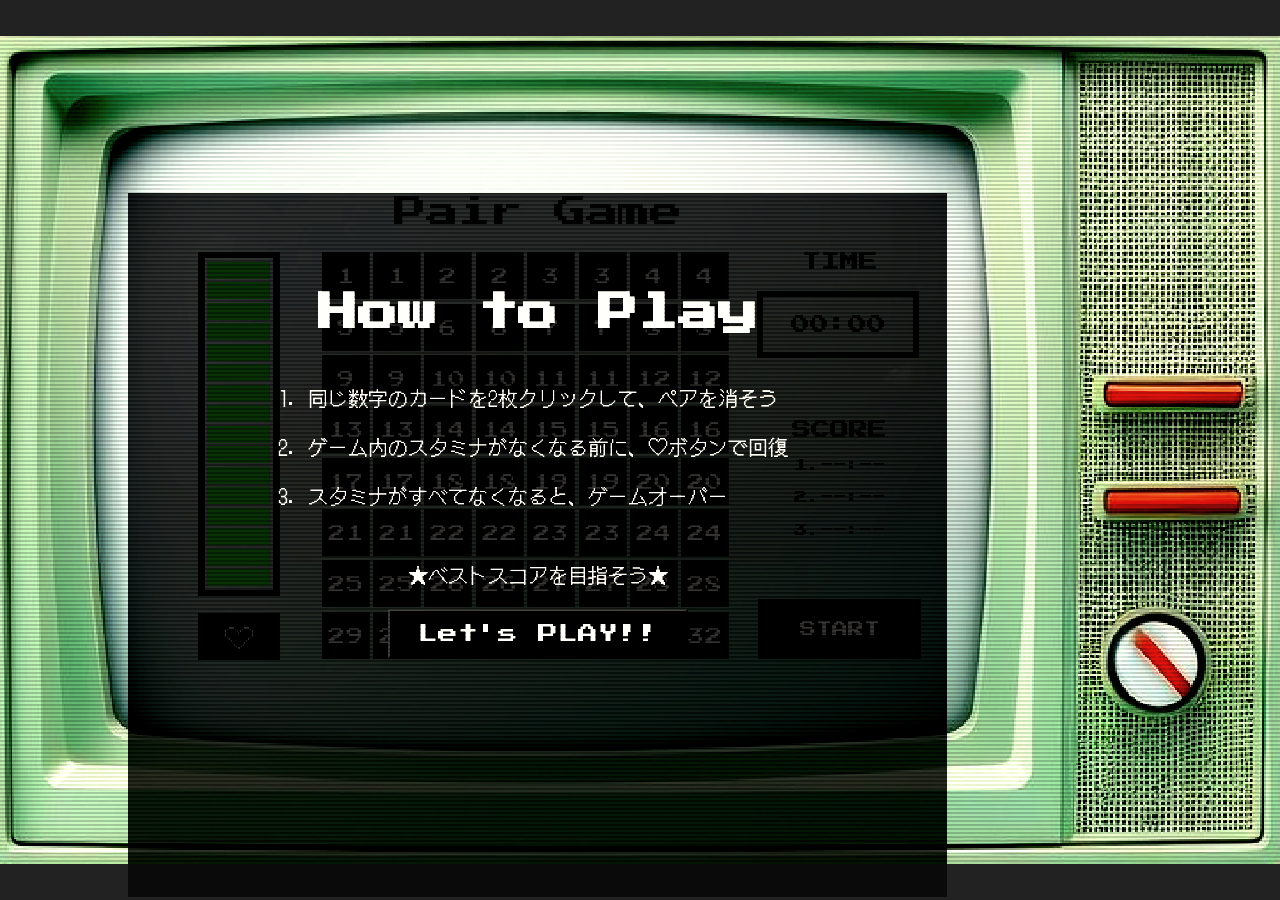
<file: game/index.html>
<html>

<head>
	<meta charset="UTF-8">

	<link rel="stylesheet" type="text/css" href="hover.css">

	<link rel="preconnect" href="https://fonts.googleapis.com">
	<link rel="preconnect" href="https://fonts.gstatic.com" crossorigin>
	<link href="https://fonts.googleapis.com/css2?family=Press+Start+2P&display=swap" rel="stylesheet">
	<link href="https://fonts.googleapis.com/css2?family=DotGothic16&display=swap" rel="stylesheet">


	<style>
		.game-title {
			text-align: center;
			font-size: 4.6cqh !important;
			line-height: 1.2;
			margin-bottom: 2.8cqh;
		}

		.game-layout {
			display: grid;
			grid-template-columns: 11.5cqh 1fr 27cqh;
			gap: 1cqh;
			align-items: center;
		}

		.stamina-area {
			width: 100%;
			display: flex;
			flex-direction: column;
			align-items: center;
			gap: 2.3cqh;
			transform: translateX(10cqh);
		}

		#center {
			display: grid;
			grid-template-columns: repeat(8, 6.7cqh);
			gap: 0.6cqh;
			width: max-content;
			margin: 0 auto;
			justify-self: center;
			transform: translateX(6cqh);
		}

		.info-area {
			width: 27cqh;
			display: flex;
			flex-direction: column;
			align-items: center;
			justify-content: center;
			gap: 8.8cqh;
		}

		.box {
			width: 6.7cqh;
			height: 6.7cqh;
			background-color: #000;
			color: #fff;
			font-size: 2.5cqh;
			display: flex;
			justify-content: center;
			align-items: center;
		}

		.start-button {
			width: 23cqh;
			height: 8.5cqh;

			font-size: 2.3cqh;
			font-family: "Press Start 2P", system-ui;

			color: #fff;
			background-color: #000;

			cursor: pointer;
			transform: translateX(-1.8cqh);
		}

		.time-area {
			width: 100%;
			text-align: center;
		}

		.time-title {
			font-size: 2.7cqh;
			margin-bottom: 2.8cqh;
			transform: translateX(-1.8cqh);
		}


		.stamina {
			width: 90%;
			flex: 1;
			min-height: 0;
			background-color: #0f0;
			margin: 0;
		}

		.stamina-bar {
			width: 11.5cqh;
			height: 49cqh;
			border: 0.95cqh solid #000;
			box-sizing: border-box;
			padding: 0.6cqh 0;
			display: flex;
			flex-direction: column;
			align-items: center;
			gap: 0.5cqh;

		}



		.charge {
			width: 11.5cqh;
			height: 6.7cqh;
			font-size: 2.3cqh;
			flex-shrink: 0;
			position: relative;
			margin: 0;
			background-color: #000;
		}

		.heart {
			width: 4cqh;
			height: 4cqh;
			position: absolute;
			top: 50%;
			left: 50%;
			transform: translate(-50%, -40%);
		}

		.score {
			width: 100%;
			font-size: 1.9cqh;
			text-align: center;
			margin-top: 2.8cqh;
		}

		.time {
			width: 23cqh;
			height: 9.5cqh;
			font-size: 2.7cqh;
			border: 0.95cqh solid #000;
			display: flex;
			justify-content: center;
			align-items: center;
		}

		.score-area {
			width: 100%;
			text-align: center;
			transform: translateX(-1.8cqh);
		}

		.score-title {
			font-size: 2.7cqh;
			margin-bottom: 2.8cqh;

		}

		.score-list {
			width: 100%;
		}

		#howtoplay {
			position: fixed;
			top: 0;
			left: 0;
			width: 100%;
			height: 100%;
			background-color: rgba(0, 0, 0, 0.7);
			display: block;
			z-index: 9999;
			text-align: center;
			padding-top: 200px;
		}

		.rule {
			display: flex;
			align-items: flex-start;
			width: 700px;
			max-width: 90%;
			margin: 0 auto 20px;
			font-size: 20px;
			color: #fff;
			font-weight: 400;
			font-family: "DotGothic16", sans-serif;
			text-align: left;
			position: relative;
			left:70px;
			top:50px;
		}

		.rule2 {
			font-size: 20px;
			color: #fff;
			font-weight: 400;
			font-family: "DotGothic16", sans-serif;
			text-align: center;
			position: relative;
			top:80px;
		}


		.number {
			display: inline-block;
			width: 40px;
			flex-shrink: 0;
			text-align: right;
			margin-right: 10px;
			font-size: 20px;
			color: #fff;
			font-weight: bold;
			font-family: "DotGothic16", sans-serif;
			font-weight: 400;
			font-style: normal;
		}

		.howtoplay-title {
			font-size: 40px;
			color: #fff;
			font-weight: bold;
			margin-top: -100px;
		}

		#howtoplay button {
			width: 300px;
			height: 50px;
			font-size: 20px;
			margin-top: 100px;
			color: #fff;
			background-color: #000;

		}


		#gameover {
			position: fixed;
			top: 0;
			left: 0;
			width: 100%;
			height: 100%;
			background-color: rgba(0, 0, 0, 0.7);
			display: none;
			z-index: 9999;
			text-align: center;
			padding-top: 200px;
		}

		.gameover-text {
			font-size: 60px;
			color: #fff;
			font-weight: bold;
		}

		#gameover button {
			width: 200px;
			height: 50px;
			font-size: 24px;
			margin-top: 30px;
			color: #fff;
			background-color: #000;

		}

		#clear {
			position: fixed;
			top: 0;
			left: 0;
			width: 100%;
			height: 100%;
			background-color: rgba(0, 0, 0, 0.7);
			display: none;
			z-index: 10;
			text-align: center;
			padding-top: 200px;
		}

		.clear-text {
			font-size: 60px;
			font-weight: bold;
			background: linear-gradient(to right, #e60000, #f39800, #fff100, #009944, #0068b7, #1d2088, #920783, #e60000) 0 / 200%;
			height: 80px;
			animation: 5s rainbow infinite;
			background-clip: text;
			-webkit-background-clip: text;
			color: transparent;
			margin-top: -50px;
		}

		@keyframes rainbow {
			100% {
				background-position: 200%;
			}
		}

		#clear-time {
			color: #fff;
			font-size: 24px;
			margin-top: 50px;
		}

		#best-message {
			color: #fff100;
			font-size: 18px;
			font-weight: bold;
			margin-top: 20px;
		}

		#clear button {
			width: 200px;
			height: 50px;
			font-size: 24px;
			margin-top: 50px;
			color: #fff;
			background-color: #000;
		}

		div {
			box-sizing: border-box;
		}

		body {
			display: flex;
			justify-content: center;
			align-items: center;
			font-family: "Press Start 2P", system-ui;
			font-weight: 400;
			font-style: normal;
			background-color: #222;

		}

		html,
		body {
			width: 100%;
			height: 100%;
			margin: 0;
			padding: 0;
			overflow: hidden;
		}

		/* テレビ全体 */
		.tv-container {
			width: min(100vw, 154.6vh);
			aspect-ratio: 722 / 467;
			margin: auto;
			position: relative;
			background: url("retorotv.png") center center no-repeat;
			background-size: 100% 100%;

			image-rendering: pixelated;
			filter: contrast(150%) saturate(120%) sepia(20%);
		}

		.tv-container::after {
			content: "";
			position: absolute;
			inset: 0;
			background: repeating-linear-gradient(to bottom,
					rgba(0, 0, 0, 0.15) 0px,
					rgba(0, 0, 0, 0.15) 2px,
					transparent 2px,
					transparent 4px);
			pointer-events: none;
		}

		/* テレビ画面の中 */
		.game-screen {
			position: absolute;

			width: 64%;
			height: 85%;

			left: 10%;
			top: 19%;

			overflow: hidden;
			container-type: size;

		}

		button {
			font-family: "Press Start 2P", system-ui;
			font-weight: 400;
			font-style: normal;
		}
	</style>

	<script>
		var data = new Array(64);
		data[0] = "1";
		data[1] = "2";
		data[2] = "3";
		data[3] = "4";
		data[4] = "5";
		data[5] = "6";
		data[6] = "7";
		data[7] = "8";
		data[8] = "9";
		data[9] = "10";
		data[10] = "11";
		data[11] = "12";
		data[12] = "13";
		data[13] = "14";
		data[14] = "15";
		data[15] = "16";
		data[16] = "17";
		data[17] = "18";
		data[18] = "19";
		data[19] = "20";
		data[20] = "21";
		data[21] = "22";
		data[22] = "23";
		data[23] = "24";
		data[24] = "25";
		data[25] = "26";
		data[26] = "27";
		data[27] = "28";
		data[28] = "29";
		data[29] = "30";
		data[30] = "31";
		data[31] = "32";
		data[32] = "1";
		data[33] = "2";
		data[34] = "3";
		data[35] = "4";
		data[36] = "5";
		data[37] = "6";
		data[38] = "7";
		data[39] = "8";
		data[40] = "9";
		data[41] = "10";
		data[42] = "11";
		data[43] = "12";
		data[44] = "13";
		data[45] = "14";
		data[46] = "15";
		data[47] = "16";
		data[48] = "17";
		data[49] = "18";
		data[50] = "19";
		data[51] = "20";
		data[52] = "21";
		data[53] = "22";
		data[54] = "23";
		data[55] = "24";
		data[56] = "25";
		data[57] = "26";
		data[58] = "27";
		data[59] = "28";
		data[60] = "29";
		data[61] = "30";
		data[62] = "31";
		data[63] = "32";
	</script>
</head>



<body>
	<div class="tv-container">
		<div class="game-screen">

			<div class="game-title">
				Pair Game
			</div>



			<div class="game-layout">

				<div class="stamina-area">
					<div class="stamina-bar">
						<div id="c1" class="stamina"></div>
						<div id="c2" class="stamina"></div>
						<div id="c3" class="stamina"></div>
						<div id="c4" class="stamina"></div>
						<div id="c5" class="stamina"></div>
						<div id="c6" class="stamina"></div>
						<div id="c7" class="stamina"></div>
						<div id="c8" class="stamina"></div>
						<div id="c9" class="stamina"></div>
						<div id="c10" class="stamina"></div>
						<div id="c11" class="stamina"></div>
						<div id="c12" class="stamina"></div>
						<div id="c13" class="stamina"></div>
						<div id="c14" class="stamina"></div>
						<div id="c15" class="stamina"></div>
						<div id="c16" class="stamina"></div>
					</div>

					<button class="charge hvr-box-shadow-outset" style="position:relative;" onclick="charge();">
						<div class="heart">
							<img src="heart.png" width="100%">
						</div>
					</button>
				</div>





				<div id="center">
					<div id="b0" class="box hvr-grow" onclick="clk(0);">1</div>
					<div id="b1" class="box hvr-grow" onclick="clk(1);">1</div>
					<div id="b2" class="box hvr-grow" onclick="clk(2);">2</div>
					<div id="b3" class="box hvr-grow" onclick="clk(3);">2</div>
					<div id="b4" class="box hvr-grow" onclick="clk(4);">3</div>
					<div id="b5" class="box hvr-grow" onclick="clk(5);">3</div>
					<div id="b6" class="box hvr-grow" onclick="clk(6);">4</div>
					<div id="b7" class="box hvr-grow" onclick="clk(7);">4</div>

					<div id="b8" class="box hvr-grow" onclick="clk(8);">5</div>
					<div id="b9" class="box hvr-grow" onclick="clk(9);">5</div>
					<div id="b10" class="box hvr-grow" onclick="clk(10);">6</div>
					<div id="b11" class="box hvr-grow" onclick="clk(11);">6</div>
					<div id="b12" class="box hvr-grow" onclick="clk(12);">7</div>
					<div id="b13" class="box hvr-grow" onclick="clk(13);">7</div>
					<div id="b14" class="box hvr-grow" onclick="clk(14);">8</div>
					<div id="b15" class="box hvr-grow" onclick="clk(15);">8</div>

					<div id="b16" class="box hvr-grow" onclick="clk(16);">9</div>
					<div id="b17" class="box hvr-grow" onclick="clk(17);">9</div>
					<div id="b18" class="box hvr-grow" onclick="clk(18);">10</div>
					<div id="b19" class="box hvr-grow" onclick="clk(19);">10</div>
					<div id="b20" class="box hvr-grow" onclick="clk(20);">11</div>
					<div id="b21" class="box hvr-grow" onclick="clk(21);">11</div>
					<div id="b22" class="box hvr-grow" onclick="clk(22);">12</div>
					<div id="b23" class="box hvr-grow" onclick="clk(23);">12</div>

					<div id="b24" class="box hvr-grow" onclick="clk(24);">13</div>
					<div id="b25" class="box hvr-grow" onclick="clk(25);">13</div>
					<div id="b26" class="box hvr-grow" onclick="clk(26);">14</div>
					<div id="b27" class="box hvr-grow" onclick="clk(27);">14</div>
					<div id="b28" class="box hvr-grow" onclick="clk(28);">15</div>
					<div id="b29" class="box hvr-grow" onclick="clk(29);">15</div>
					<div id="b30" class="box hvr-grow" onclick="clk(30);">16</div>
					<div id="b31" class="box hvr-grow" onclick="clk(31);">16</div>

					<div id="b32" class="box hvr-grow" onclick="clk(32);">17</div>
					<div id="b33" class="box hvr-grow" onclick="clk(33);">17</div>
					<div id="b34" class="box hvr-grow" onclick="clk(34);">18</div>
					<div id="b35" class="box hvr-grow" onclick="clk(35);">18</div>
					<div id="b36" class="box hvr-grow" onclick="clk(36);">19</div>
					<div id="b37" class="box hvr-grow" onclick="clk(37);">19</div>
					<div id="b38" class="box hvr-grow" onclick="clk(38);">20</div>
					<div id="b39" class="box hvr-grow" onclick="clk(39);">20</div>

					<div id="b40" class="box hvr-grow" onclick="clk(40);">21</div>
					<div id="b41" class="box hvr-grow" onclick="clk(41);">21</div>
					<div id="b42" class="box hvr-grow" onclick="clk(42);">22</div>
					<div id="b43" class="box hvr-grow" onclick="clk(43);">22</div>
					<div id="b44" class="box hvr-grow" onclick="clk(44);">23</div>
					<div id="b45" class="box hvr-grow" onclick="clk(45);">23</div>
					<div id="b46" class="box hvr-grow" onclick="clk(46);">24</div>
					<div id="b47" class="box hvr-grow" onclick="clk(47);">24</div>

					<div id="b48" class="box hvr-grow" onclick="clk(48);">25</div>
					<div id="b49" class="box hvr-grow" onclick="clk(49);">25</div>
					<div id="b50" class="box hvr-grow" onclick="clk(50);">26</div>
					<div id="b51" class="box hvr-grow" onclick="clk(51);">26</div>
					<div id="b52" class="box hvr-grow" onclick="clk(52);">27</div>
					<div id="b53" class="box hvr-grow" onclick="clk(53);">27</div>
					<div id="b54" class="box hvr-grow" onclick="clk(54);">28</div>
					<div id="b55" class="box hvr-grow" onclick="clk(55);">28</div>

					<div id="b56" class="box hvr-grow" onclick="clk(56);">29</div>
					<div id="b57" class="box hvr-grow" onclick="clk(57);">29</div>
					<div id="b58" class="box hvr-grow" onclick="clk(58);">30</div>
					<div id="b59" class="box hvr-grow" onclick="clk(59);">30</div>
					<div id="b60" class="box hvr-grow" onclick="clk(60);">31</div>
					<div id="b61" class="box hvr-grow" onclick="clk(61);">31</div>
					<div id="b62" class="box hvr-grow" onclick="clk(62);">32</div>
					<div id="b63" class="box hvr-grow" onclick="clk(63);">32</div>

				</div>

				<div class="info-area">

					<div class="time-area">
						<div class="time-title">
							TIME
						</div>

						<div id="timer" class="time">
							00:00
						</div>

					</div>



					<div class="score-area">
						<div class="score-title">
							SCORE
						</div>

						<div class="score-list">
							<div class="score">
								1.<span id="s1"> --:-- </span>
							</div>

							<div class="score">
								2.<span id="s2"> --:-- </span>
							</div>

							<div class="score">
								3.<span id="s3"> --:-- </span>
							</div>
						</div>
					</div>

					<button onclick="start();" class="start-button hvr-box-shadow-outset">
						START
					</button>


				</div>


				<div id="gameover">
					<div class="gameover-text">GAME OVER</div>
					<button class="hvr-box-shadow-outset" onclick="resetGame()">RETRY!</button>
				</div>


				<div id="clear">
					<div class="clear-text">
						GAME CLEAR!!
					</div>

					<!-- クリアタイム -->
					<div id="clear-time"></div>

					<!-- ベストスコア更新時のみ表示 -->
					<div id="best-message"></div>

					<button class="hvr-box-shadow-outset" onclick="resetGame()">RETRY!</button>
				</div>

				<div id="howtoplay">
					<div class="howtoplay-title">
						How to Play
					</div>
					<div class="rule">
						<span class="number">1.</span>
						<span>同じ数字のカードを2枚クリックして、ペアを消そう</span>
					</div>

					<div class="rule">
						<span class="number">2.</span>
						<span>ゲーム内のスタミナがなくなる前に、♡ボタンで回復</span>
					</div>

					<div class="rule">
						<span class="number">3.</span>
						<span>スタミナがすべてなくなると、ゲームオーバー</span>
					</div>

					<div class="rule2">★ベストスコアを目指そう★</div>

					<button class="hvr-box-shadow-outset" onclick="play();">Let's PLAY!!</button>
				</div>
			</div>
		</div>

		<script>
			var t = 0;				//経過時間
			var timer = 0; 			//経過時間用タイマー
			var timer2 = 0;			//スタミナ用タイマー
			var c = 0;

			var count = 0;			//クリックしたカード枚数
			var id1;				//1枚目のカードID
			var id2;				//2枚目のカードID
			var a;					//1枚目のカードの数字
			var b;					//2枚目のカードの数字

			var clearCount = 0;		//消えたカードの枚数
			var mode = "stop";		//ゲーム開始状態
			var flag = false;		//ペア判定中のクリック制御

			//Let'sPLAYボタンを押すと、説明画面が消える
			function play() {
				document.getElementById("howtoplay").style.display = "none";
			}


			// ベストスコアを読み込む
			var scores = JSON.parse(localStorage.getItem("bestScores")) || [];	//ベストスコア

			function formatTime(time) {
				var min = Math.floor(time / 60);
				var sec = time - (min * 60);

				// 1桁の場合は先頭に0を追加する
				var mm = String(min).padStart(2, "0");
				var ss = String(sec).padStart(2, "0");

				return mm + ":" + ss;
			}



			//過去のベストスコアを表示
			displayScore();

			// ゲームを初期状態に戻す
			function resetGame() {

				// タイマーを停止
				clearInterval(timer);
				clearInterval(timer2);

				// ゲームの状態をリセット
				t = 0;
				c = 0;
				count = 0;
				clearCount = 0;
				mode = "stop";
				flag = false;

				// タイマー表示をリセット
				document.getElementById("timer").innerHTML = "00:00";

				// カードを初期状態に戻す
				for (var i = 0; i < 64; i++) {
					var id = "b" + i;
					var element = document.getElementById(id);

					element.innerHTML = Math.floor(i / 2) + 1;
					element.style.backgroundColor = "#000";
				}

				// スタミナバーをリセット
				for (var i = 1; i <= 16; i++) {
					var id = "c" + i;
					document.getElementById(id).style.backgroundColor = "#00cc00";
				}

				// ゲームオーバー・クリア画面を非表示
				document.getElementById("gameover").style.display = "none";
				document.getElementById("clear").style.display = "none";

				// 説明画面も非表示
				document.getElementById("howtoplay").style.display = "none";
			}

			function start() {
				if (mode == "stop") {
					mode = "start"
					for (var i = 0; i < 64; i++) {   //for(初期値、いつまで続けるか、１周まわったらどうするか）
						// dataの最大配列数を求め、乱数を発生させる。
						var max = data.length;
						var r = Math.floor(Math.random() * max);

						// data[r※乱数]とdata[i]を入れ替える。
						var x = data[r];
						data[r] = data[i];
						data[i] = x;
					}

					for (i = 0; i < 64; i++) {
						// idの要素にdata[i]を上書きする。
						var id = "b" + i;
						document.getElementById(id).innerHTML = data[i];
					}



					//時間経過を表すタイマー表示
					timer = setInterval(showTime, 1000);

					function showTime() {
						t++;
						document.getElementById("timer").innerHTML = formatTime(t);
					}





					// スタミナバーを動かす
					timer2 = setInterval(show, 1000);

					function show() {

						if (c < 16) {
							c++;

							// スタミナを1つ消す
							var id = "c" + c;
							var element = document.getElementById(id);
							element.style.backgroundColor = "transparent";

							// 残っているスタミナの色を変更
							for (var i = c + 1; i <= 16; i++) {
								var id = "c" + i;
								var element = document.getElementById(id);

								if (c <= 5) {
									element.style.backgroundColor = "#00cc00"; // 緑
								}
								else if (c <= 10) {
									element.style.backgroundColor = "#FFC800"; // 黄色
								}
								else {
									element.style.backgroundColor = "#ff0000"; // 赤
								}
							}
						}

						// スタミナがすべてなくなったらGAME OVER
						if (c >= 16) {
							document.getElementById("gameover").style.display = "block";
							clearInterval(timer);
							clearInterval(timer2);
						}
					}

				}
			}





			//ペア同士をクリックしたら消えるようにする
			function clk(i) {
				// STARTボタンを押すまでカードをクリックできない
				if (mode == "stop") {
					return;
				}

				if (flag == true) {
					return;
				}

				// すでに消えたカードはクリックできない
				var checkId = "b" + i;
				var checkElement = document.getElementById(checkId);

				if (checkElement.innerHTML == "") {
					return;
				}

				count++;

				if (count == 1) {
					var id = "b" + i;
					var element = document.getElementById(id);
					element.style.backgroundColor = "#808080";

					id1 = id;
					a = document.getElementById(id).innerHTML;
				}

				else if (count == 2) {
					var id = "b" + i;

					//1枚目と同じカードなら処理を終了
					if (id1 == id) {
						count = 1;
						return;
					}

					flag = true;

					var element = document.getElementById(id);
					element.style.backgroundColor = "#808080";

					id2 = id;
					b = document.getElementById(id).innerHTML;

					if (a == b) {
						setTimeout(function () {
							document.getElementById(id1).innerHTML = "";
							document.getElementById(id2).innerHTML = "";

							document.getElementById(id1).style.backgroundColor = "transparent";
							document.getElementById(id2).style.backgroundColor = "transparent";


							//消えたカードの枚数をカウント
							clearCount = clearCount + 2;

							//64枚すべて消えたらクリア画面を表示
							if (clearCount == 64) {
								// クリア画面を表示
								document.getElementById("clear").style.display = "block";

								// タイマーを停止
								clearInterval(timer);
								clearInterval(timer2);

								// クリアタイムを表示
								document.getElementById("clear-time").innerHTML =
									"CLEAR TIME : " + formatTime(t);

								// ベストスコアを更新したか判定
								if (scores.length == 0 || t < scores[0]) {

									document.getElementById("best-message").innerHTML =
										"BEST SCORE";

								} else {

									document.getElementById("best-message").innerHTML = "";
								}

								// ベストスコアを登録
								saveScore(t);
							}

							flag = false;
						}, 500);

					} else {
						setTimeout(function () {
							document.getElementById(id1).innerHTML = a;
							document.getElementById(id2).innerHTML = b;

							document.getElementById(id1).style.backgroundColor = "#000";
							document.getElementById(id2).style.backgroundColor = "#000";


							flag = false;
						}, 1000);
					}
					count = 0;
				}
			}



			//♡ボタンを押すと、スタミナバーがリセットされる
			function charge() {
				c = 0;
				for (var i = 1; i <= 16; i++) {
					var id = "c" + i;
					var element = document.getElementById(id);
					element.style.backgroundColor = "#00cc00";
				}

				// クリック中のカードを裏向きに戻す
				if (count == 1) {
					document.getElementById(id1).style.backgroundColor = "#000";
				}

				// クリック枚数をリセット
				count = 0;
			}


			// ベストスコアを表示する
			function displayScore() {
				document.getElementById("s1").innerHTML = scores[0] !== undefined ? formatTime(scores[0]) : "--:--";
				document.getElementById("s2").innerHTML = scores[1] !== undefined ? formatTime(scores[1]) : "--:--";
				document.getElementById("s3").innerHTML = scores[2] !== undefined ? formatTime(scores[2]) : "--:--";
			}

			// 新しいスコアを登録する
			function saveScore(time) {

				// 新しいタイムを追加
				scores.push(time);

				// タイムの速い順に並べ替える
				scores.sort(function (a, b) {
					return a - b;
				});

				// 上位3件だけ残す
				scores = scores.slice(0, 3);

				// localStorageに保存
				localStorage.setItem("bestScores", JSON.stringify(scores));

				// 画面を更新
				displayScore();
			}
		</script>
</body>

</html>
</file>
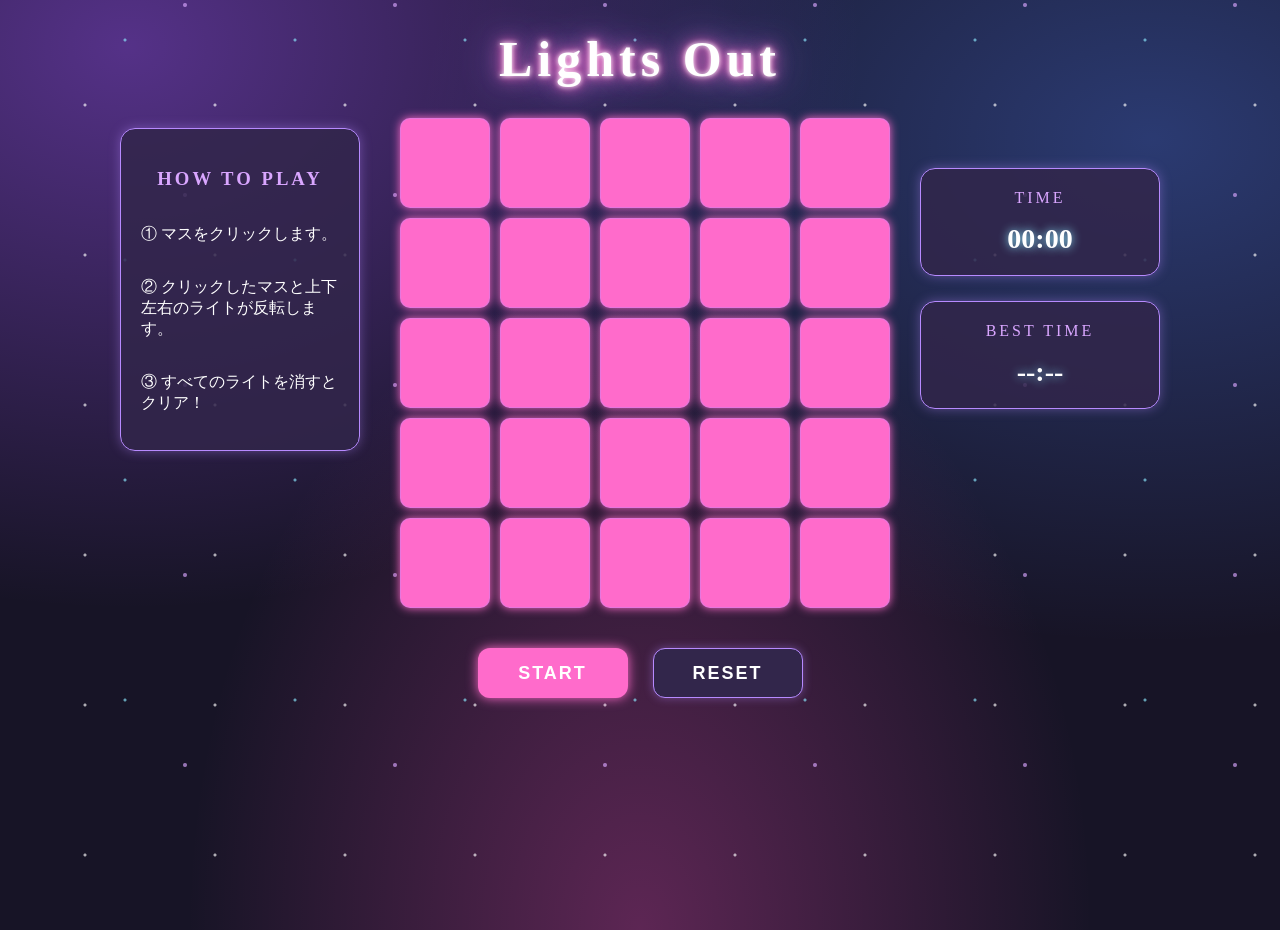
<file: lightsout/index.html>
<html>

<head>
	<meta charset="UTF-8">
	<meta name="robots" content="noindex">

	<style>
		:root {
			--cell-size: clamp(48px, calc((100vh - 260px) / 5 - 10px), 90px);
		}
		
		body {
			margin: 0;
			min-height: 100vh;

			background:
				radial-gradient(ellipse at 10% 5%,
					rgba(160, 85, 255, 0.45),
					transparent 45%),
				radial-gradient(ellipse at 90% 15%,
					rgba(80, 130, 255, 0.35),
					transparent 45%),
				radial-gradient(ellipse at 50% 100%,
					rgba(255, 80, 190, 0.3),
					transparent 50%),
				#171426;
		}

		body::before {
			content: "";
			position: fixed;
			inset: 0;
			pointer-events: none;
			z-index: -1;

			background-image:
				radial-gradient(circle, #ffffff 1px, transparent 2px),
				radial-gradient(circle, #d9a6ff 1.5px, transparent 2.5px),
				radial-gradient(circle, #8deaff 1px, transparent 2px);

			background-size:
				130px 150px,
				210px 190px,
				170px 220px;

			background-position:
				20px 30px,
				80px 100px,
				40px 150px;

			opacity: 0.65;
		}



		.title {
			margin-top: 30px;
			text-align: center;
			font-size: 50px;
			font-weight: bold;
			letter-spacing: 5px;

			color: #ffffff;

			text-shadow:
				0 0 5px #ffffff,
				0 0 10px #ff6bcb,
				0 0 20px #ff6bcb,
				0 0 40px #b78aff;
		}

		.box {
			box-sizing: border-box;
			width: var(--cell-size);
			height: var(--cell-size);
			float: left;
			margin-left: 10px;
			margin-bottom: 10px;

			background-color: #FF6BCB;

			border-radius: 10px;
			box-shadow: 0 0 10px #FF6BCB;
			transition: 0.2s;

			border: 1px solid rgba(183, 138, 255, 0.35);
			cursor: pointer;
		}

		.buttons {
			display: flex;
			justify-content: center;
			gap: 25px;
			margin-top: 30px;
		}

		button {
			width: 150px;
			height: 50px;
			border-radius: 12px;
			font-size: 18px;
			font-weight: bold;
			letter-spacing: 2px;
			cursor: pointer;
			transition: 0.2s;
		}

		.start {
			background-color: #FF6BCB;
			color: white;
			border: none;
			box-shadow: 0 0 12px #FF6BCB;
		}

		.reset {
			background-color: #32264B;
			color: white;
			border: 1px solid #B78AFF;
			box-shadow: 0 0 10px rgba(183, 138, 255, 0.4);
		}

		button:hover {
			transform: translateY(-3px);
			filter: brightness(1.2);
		}

		.game-layout {
			display: grid;

			grid-template-columns: 240px calc((var(--cell-size) + 10px) * 5) 240px;

			gap: 30px;

			justify-content: center;
			align-items: start;

			width: 1040px;
			margin: 30px auto;
		}

		/* 左右のエリア */
		.howto,
		.status-area {
			width: 240px;
			box-sizing: border-box;
			min-height: 320px;
			display: flex;
			flex-direction: column;
			justify-content: center;
		}

		/* 左：遊び方 */
		.howto {
			padding: 20px;
			background: rgba(50, 38, 75, 0.85);
			border: 1px solid #B78AFF;
			border-radius: 15px;
			box-shadow: 0 0 12px rgba(183, 138, 255, 0.4);
			color: white;
			transform: translateY(10px);
		}

		.howto h3 {
			color: #D9A6FF;
			text-align: center;
			letter-spacing: 3px;
		}

		/* 中央：ゲーム */
		.game-area {
			width: calc((var(--cell-size) + 10px) * 5);
		}

		.board {
			width: calc((var(--cell-size) + 10px) * 5);
			height: calc((var(--cell-size) + 10px) * 5);
			display: flow-root;
		}

		/* 右：タイマー */
		.status-area {
			display: flex;
			flex-direction: column;
			gap: 25px;
			transform: translateY(10px);
		}

		.status-box {
			box-sizing: border-box;
			padding: 20px;
			text-align: center;
			
			display: flex;
			flex-direction: column;
			justify-content: center;
			align-items: center;

			background-color: rgba(50, 38, 75, 0.85);
			border: 1px solid #B78AFF;
			border-radius: 15px;

			box-shadow: 0 0 12px rgba(183, 138, 255, 0.4);
		}

		.status-box p {
			color: #D9A6FF;
			font-size: 16px;
			letter-spacing: 3px;
			margin-top:0px;
		}

		.status-box div {
			color: white;
			font-size: 28px;
			font-weight: bold;

			text-shadow: 0 0 10px #8DEAFF;
		}
	</style>

</head>

<body>
	<div class="title">
		Lights Out
	</div>

	<div class="game-layout">

		<!-- 左：遊び方 -->
		<div class="howto">
			<h3>HOW TO PLAY</h3>
			<p>① マスをクリックします。</p>
			<p>② クリックしたマスと上下左右のライトが反転します。</p>
			<p>③ すべてのライトを消すとクリア！</p>
		</div>

		<!-- 中央：ゲーム盤面 -->
		<div class="game-area">

			<div class="board">
				<div id="b00" class="box" onclick="reverse(0,0)"></div>
				<div id="b01" class="box" onclick="reverse(0,1)"></div>
				<div id="b02" class="box" onclick="reverse(0,2)"></div>
				<div id="b03" class="box" onclick="reverse(0,3)"></div>
				<div id="b04" class="box" onclick="reverse(0,4)"></div>
				<div id="b10" class="box" onclick="reverse(1,0)"></div>
				<div id="b11" class="box" onclick="reverse(1,1);"></div>
				<div id="b12" class="box" onclick="reverse(1,2)"></div>
				<div id="b13" class="box" onclick="reverse(1,3);"></div>
				<div id="b14" class="box" onclick="reverse(1,4)"></div>
				<div id="b20" class="box" onclick="reverse(2,0)"></div>
				<div id="b21" class="box" onclick="reverse(2,1)"></div>
				<div id="b22" class="box" onclick="reverse(2,2)"></div>
				<div id="b23" class="box" onclick="reverse(2,3)"></div>
				<div id="b24" class="box" onclick="reverse(2,4)"></div>
				<div id="b30" class="box" onclick="reverse(3,0)"></div>
				<div id="b31" class="box" onclick="reverse(3,1);"></div>
				<div id="b32" class="box" onclick="reverse(3,2)"></div>
				<div id="b33" class="box" onclick="reverse(3,3);"></div>
				<div id="b34" class="box" onclick="reverse(3,4)"></div>
				<div id="b40" class="box" onclick="reverse(4,0)"></div>
				<div id="b41" class="box" onclick="reverse(4,1)"></div>
				<div id="b42" class="box" onclick="reverse(4,2)"></div>
				<div id="b43" class="box" onclick="reverse(4,3)"></div>
				<div id="b44" class="box" onclick="reverse(4,4)"></div>
			</div>

			<div class="buttons">
				<button class="start" onclick="start();">START</button>
				<button class="reset" onclick="reset()">RESET</button>
			</div>
		</div>

		<!-- 右：タイマー -->
		<div class="status-area">

			<div class="status-box">
				<p>TIME</p>
				<div id="timer">00:00</div>
			</div>

			<div class="status-box">
				<p>BEST TIME</p>
				<div id="best">--:--</div>
			</div>

		</div>

	</div>

	<script>
		var t = 0;				//経過時間
		var timer = 0; 			//経過時間用タイマー
		var mode = "stop"		//ゲーム開始状態

		function start() {
			if (mode == "stop") {
				mode = "start"

				document.getElementById("timer").innerHTML = formatTime(t);
				timer = setInterval(showTime, 1000);

				function showTime() {
					t++;
					document.getElementById("timer").innerHTML = formatTime(t);
				}
			}
		}

		function formatTime(t) {
			var min = Math.floor(t / 60);
			var sec = t % 60;

			return String(min).padStart(2, "0") + ":" +
				String(sec).padStart(2, "0");
		}

		function reverse(y, x) {
			clk(y, x);     // クリックしたマス
			clk(y - 1, x);   // 上
			clk(y + 1, x);   // 下
			clk(y, x - 1);   // 左
			clk(y, x + 1);   // 右

			// すべてのライトが消えたか確認
			if (mode == "start" && checkClear()) {
				clearInterval(timer);  // タイマー停止
				mode = "stop";         // ゲームを停止状態にする
				alert("CLEAR！おめでとうございます！");
			}
		}

		function checkClear() {

			for (var y = 0; y <= 4; y++) {
				for (var x = 0; x <= 4; x++) {

					var id = "b" + y + x;
					var element = document.getElementById(id);

					// 1つでも光っているマスがあればfalse
					if (element.style.boxShadow != "none") {
						return false;
					}
				}
			}

			// 25マスすべて消えていたらtrue
			return true;
		}

		function clk(y, x) {
			var id = "b" + y + x;

			//yとxが０～４の場合のみ、background-colorを変更する
			if (y >= 0 && y <= 4 && x >= 0 && x <= 4) {

				//idからHTML要素を取得する
				var element = document.getElementById(id);

				// divの中にあるbackground-color要素を取得する
				var bg = getComputedStyle(element).backgroundColor;

				if (bg == "rgb(255, 107, 203)") {
					element.style.backgroundColor = "#32264B";
					element.style.boxShadow = "none";
				} else {
					element.style.backgroundColor = "#FF6BCB";
					element.style.boxShadow = "0 0 10px #FF6BCB";
				}
			}
		}

		function reset() {
			clearInterval(timer);  // タイマーを停止する
			timer = 0;             // タイマーIDを初期化する
			t = 0;                 // 経過時間を0秒に戻す
			mode = "stop";         // ゲームの状態を停止中に戻す

			document.getElementById("timer").innerHTML = formatTime(t);
		}

	</script>
</body>

</html>
</file>
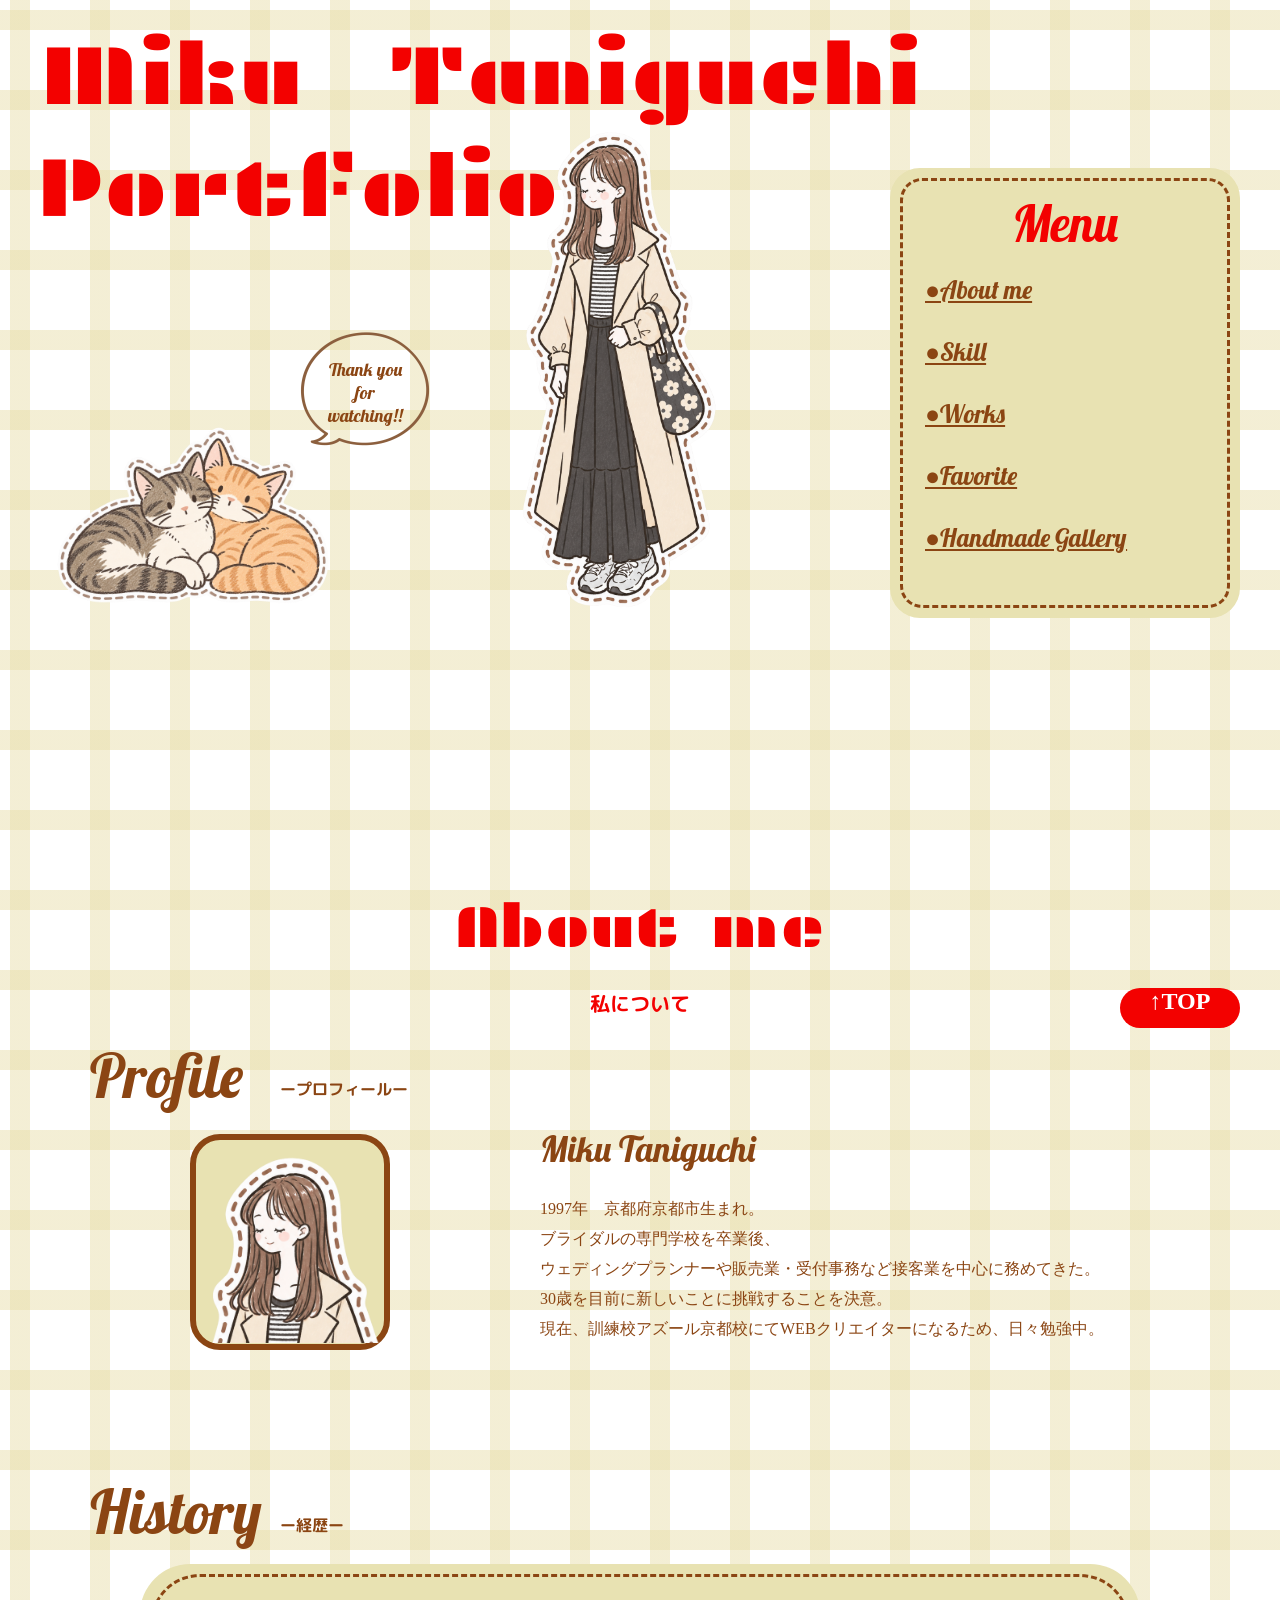
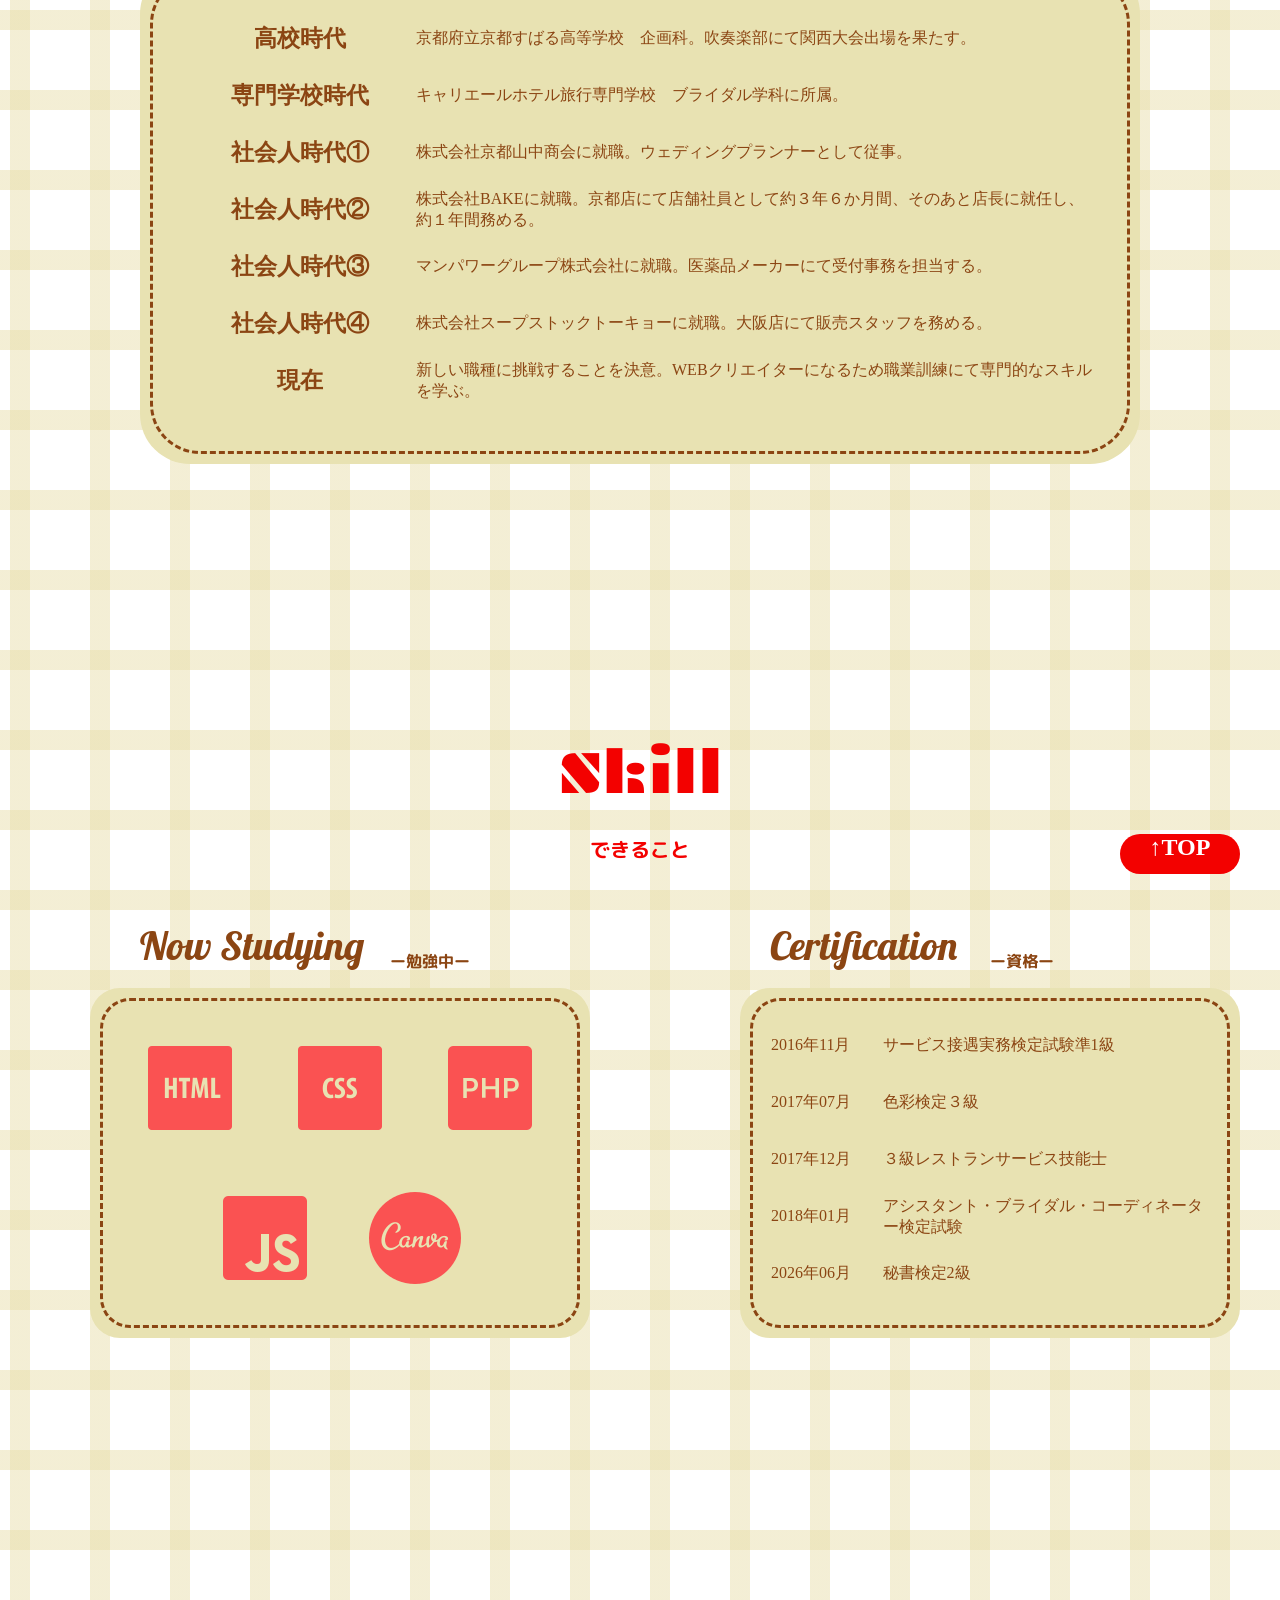
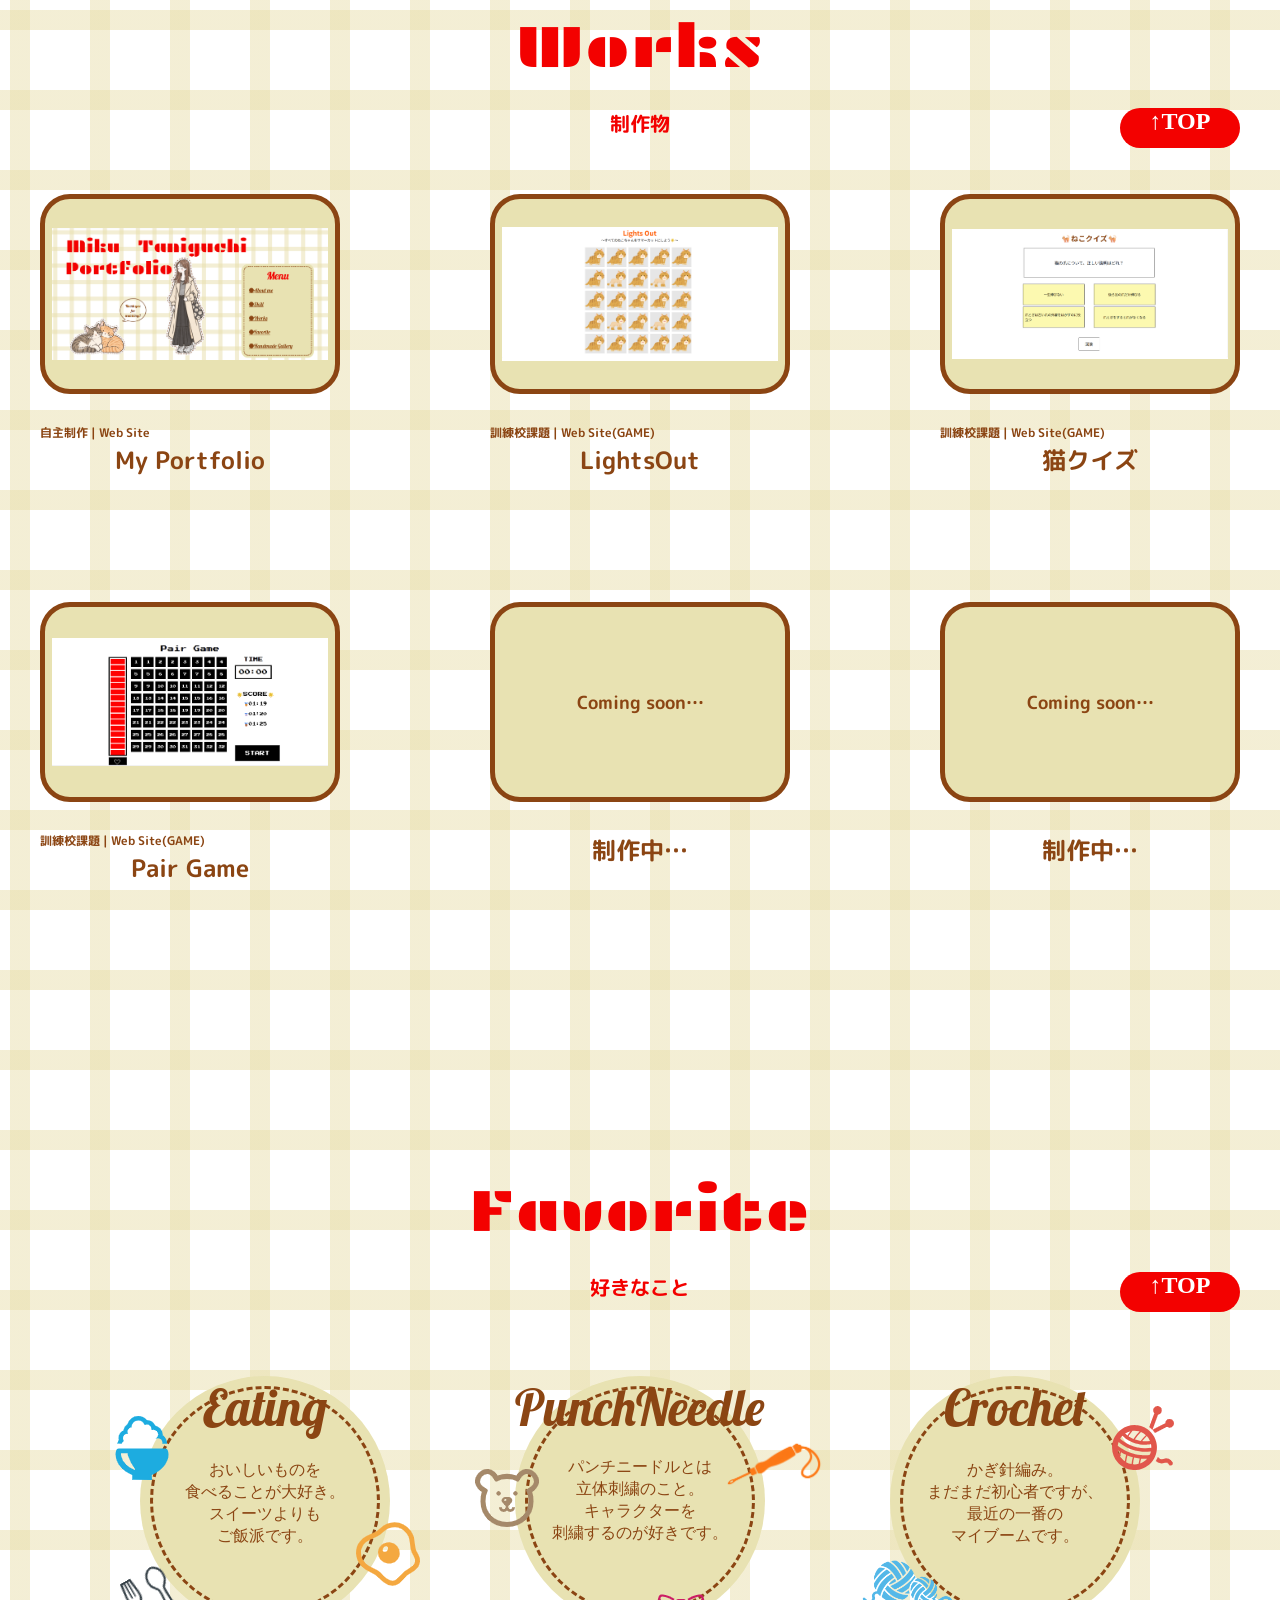
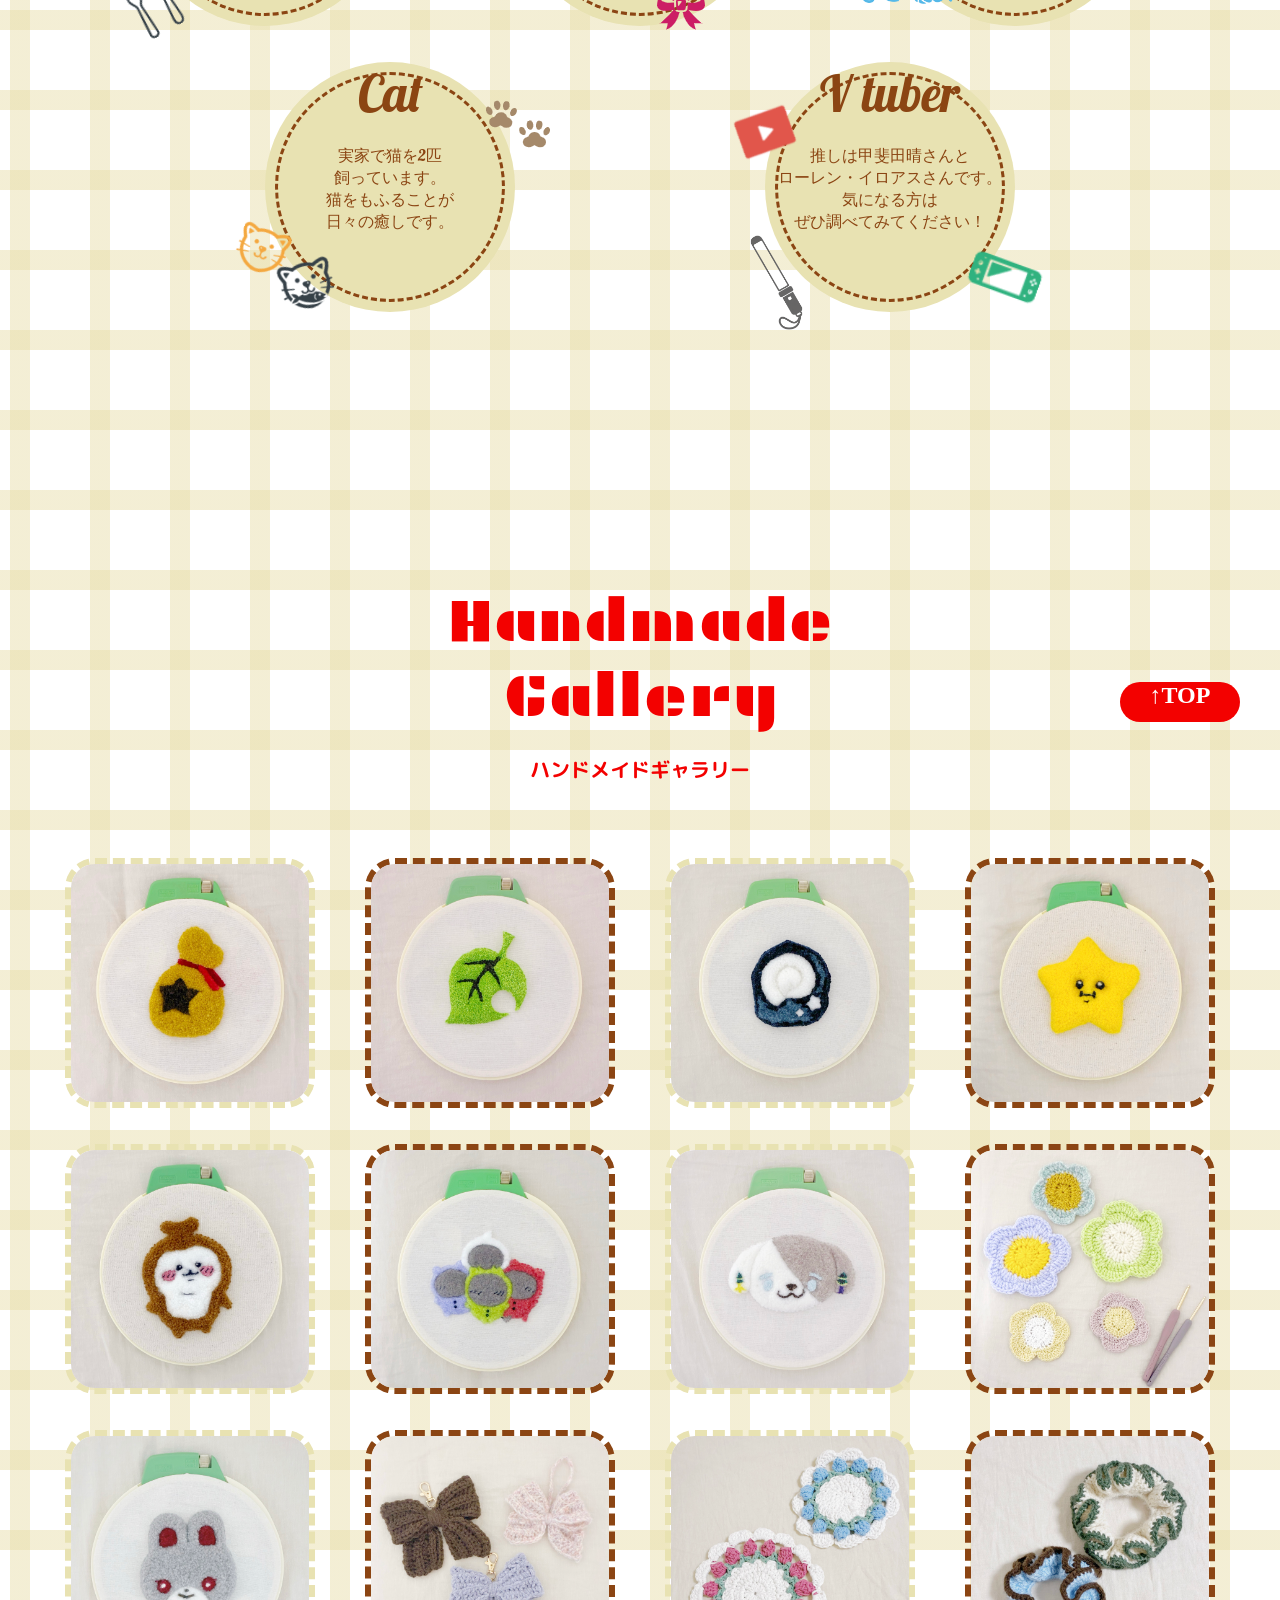
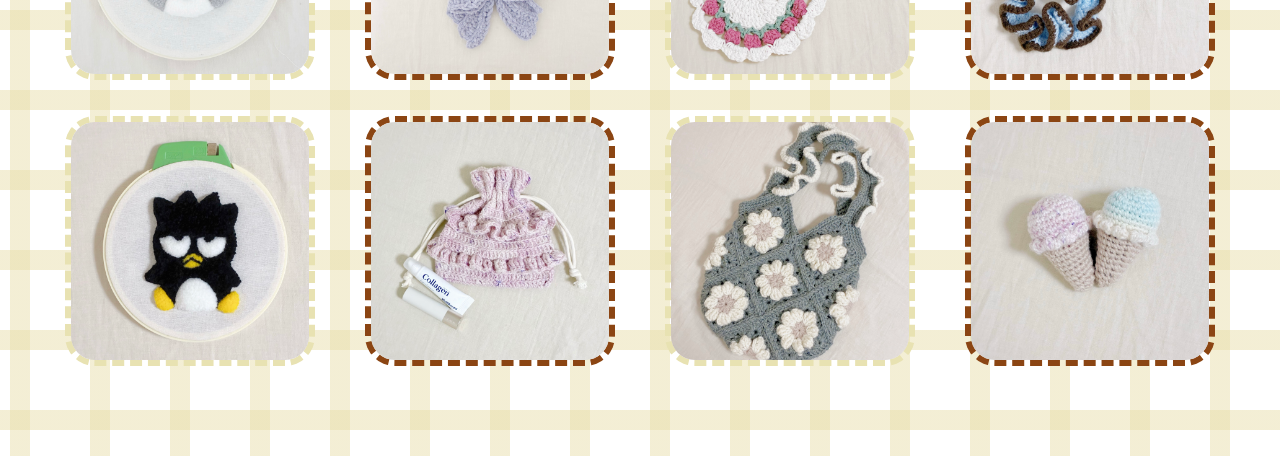
<file: portfolio/index.html>
<html>

	<head>
		<meta name="robots"content="noindex">
		<meta charset="UTF-8">
		
		<link rel="stylesheet"href="style.css">
		<link rel="stylesheet" type="text/css" href="hover.css">
		
		<link rel="preconnect" href="https://fonts.googleapis.com">
		<link rel="preconnect" href="https://fonts.gstatic.com" crossorigin>
		<link href="https://fonts.googleapis.com/css2?family=Lobster&family=M+PLUS+Rounded+1c&family=Noto+Sans+JP:wght@100..900&family=Plaster&display=swap" rel="stylesheet">

	</head>

	<body>
		<div class="base">
		
			<br>
			
			<div id="top" class="title">
				Miku　Taniguchi<br>
				Portfolio
			</div>
						
			<div class="box1"style="position:relative;">
				<img src="猫.png"width=100%">
					<div class="neko" style="position:absolute; z-index:1;">
						Thank you<br>
						for<br> 
						watching!!
					</div>
					<div style="position:absolute; z-index:2;width:150px; height:150px;top:-90px;left:250px;">
						<img src="吹き出し.png"width=100%">
					</div>
			</div>
			
			<div class="box2">
				<img src="全身イラスト.png"width=100%">	
			</div>
			
			<div class="box3">
				<span class="under">Menu</span>
					<br>
				<a href="#Aboutme"><span class="hvr-grow" style="text-decoration: underline;">●About me </span></a>
					<br>
					<br>
				<a href="#Skill"><span class="hvr-grow"style="text-decoration: underline;">●Skill </span></a>
					<br>
					<br>
				<a href="#Works"><span class="hvr-grow"style="text-decoration: underline;">●Works</span></a>
					<br>
					<br>		
				<a href="#Like"><span class="hvr-grow"style="text-decoration: underline;">●Favorite</span></a>
					<br>
					<br>
				<a href="#Gallery"><span class="hvr-grow"style="text-decoration: underline;">●Handmade Gallery</span></a>
			</div>
			
			<div style="clear:both;">
			</div>
			
			<br>
			<br>
			<br>
			<br>
			<br>
			<br>
			<br>
			<br>
			<br>
			<br>
			<br>
			<br>
			<br>
			<br>
			<br>
						
			<div id="Aboutme" class="subtitle">
				About me
			</div>
			
			<div class="hvr-grow-rotate" style="float:right;">
				<div class="box23">
					<a href="#top">↑TOP</a>
				</div>
			</div>
			
			<div class="sub-hiragana">
				私について
			</div>
			
			<div class="theme">
				Profile
			</div>
			
			<div class="sub-hiragana2">
				ープロフィールー
			</div>
			
			<div style="clear:both;">
			</div>
			
			<br>
			<br>
			
			<div class="box4">
				<img src="顔のみイラスト.png"width=100%">	
			</div>
			
			<div class="box5">
				<div class="name">
					Miku Taniguchi
				</div>
				<br>
				1997年　京都府京都市生まれ。<br>
				ブライダルの専門学校を卒業後、<br>
				ウェディングプランナーや販売業・受付事務など接客業を中心に務めてきた。<br>
				30歳を目前に新しいことに挑戦することを決意。<br>
				現在、訓練校アズール京都校にてWEBクリエイターになるため、日々勉強中。<br>
			</div>
			
			<div style="clear:both;">
			</div>
			
			<br>
			<br>
			<br>
			<br>
			<br>
			
			<div class="theme">
				History
			</div>
			
			<div class="sub-hiragana2">
				ー経歴ー
			</div>
			
			<br>
			<br>
			<br>
			<br>
			<br>
			
			<div class="box6"style="position:relative;">
				<table style="width:100%;color:#8b4513;">
					<tr>
						<td style="width:25%;text-align:center;"><span style="font-weight:bold;font-size:23px;">高校時代</span></td>
						<td style="width:75%;">京都府立京都すばる高等学校　企画科。吹奏楽部にて関西大会出場を果たす。</td>
					</tr>
					<tr>
						<td style="width:25%;text-align:center;"><span style="font-weight:bold;font-size:23px;">専門学校時代</span></td>
						<td style="width:75%;">キャリエールホテル旅行専門学校　ブライダル学科に所属。</td>
					</tr>
					<tr>
						<td style="width:25%;text-align:center;"><span style="font-weight:bold;font-size:23px;">社会人時代①</span></td>
						<td style="width:75%;">株式会社京都山中商会に就職。ウェディングプランナーとして従事。</td>
					<tr>
						<td style="width:25%;text-align:center;"><span style="font-weight:bold;font-size:23px;">社会人時代②</span></td>
						<td style="width:75%;">株式会社BAKEに就職。京都店にて店舗社員として約３年６か月間、そのあと店長に就任し、約１年間務める。</td>
					</tr>
					<tr>
						<td style="width:25%;text-align:center;"><span style="font-weight:bold;font-size:23px;">社会人時代③</span></td>
						<td style="width:75%;">マンパワーグループ株式会社に就職。医薬品メーカーにて受付事務を担当する。</td>
					</tr>
					<tr>
						<td style="width:25%;text-align:center;"><span style="font-weight:bold;font-size:23px;">社会人時代④</span></td>
						<td style="width:75%;">株式会社スープストックトーキョーに就職。大阪店にて販売スタッフを務める。</td>
					</tr>
					<tr>
						<td style="width:25%;text-align:center;"><span style="font-weight:bold;font-size:23px;">現在</span></td>
						<td style="width:75%;">新しい職種に挑戦することを決意。WEBクリエイターになるため職業訓練にて専門的なスキルを学ぶ。</td>
					</tr>
				</table>
			</div>
			
			<br>
			<br>
			<br>
			<br>
			<br>
			<br>
			<br>
			<br>
			<br>
			<br>
			<br>
			<br>
			<br>
			<br>
			<br>
			
			<div id="Skill" class="subtitle">
				Skill
			</div>
			
			<div class="hvr-grow-rotate" style="float:right;">
				<div class="box23">
					<a href="#top">↑TOP</a>
				</div>
			</div>
			
			<div class="sub-hiragana">
				できること
			</div>	
			
			<br>
			<br>
			
			<div class="box7">
				Now Studying
			</div>
			
			<div class="sub-hiragana4">
				ー勉強中ー
			</div>
			
			
			<div class="sub-hiragana3">
				ー資格ー
			</div>
			<div class="box8">
				Certification
			</div>
			
			<div style="clear:both;">
			</div>
			
			<br>
			
			<div class="box9"style="position:relative;">
				<div style="position:absolute; width:100px; top:50px; left:50px;">
					<img src="html.png" width="100%">
				</div>
				
				<div style="position:absolute; width:100px; top:50px; left:200px;">
					<img src="css.png" width="100%">
				</div>
				
				<div style="position:absolute; width:100px; top:50px; right:50px;">
					<img src="php.png" width="100%">
				</div>
				
				<div style="position:absolute; width:100px; bottom:50px; left:125px;">
					<img src="java.png" width="100%">
				</div>
				
				<div style="position:absolute; width:100px; bottom:50px; right:125px;">
					<img src="canva.png" width="100%">
				</div>
			</div>
			
			<div class="box10" style="position:relative;">
				<table style="width:100%;color:#8b4513;">
					<tr>
						<td style="width:25%;">2016年11月</td>
						<td style="width:75%;">サービス接遇実務検定試験準1級</td>
					</tr>
					<tr>
						<td style="width:25%;">2017年07月</td>
						<td style="width:75%;">色彩検定３級</td>
					</tr>
					<tr>
						<td style="width:25%;">2017年12月</td>
						<td style="width:75%;">３級レストランサービス技能士</td>
					</tr>
					<tr>
						<td style="width:25%;">2018年01月</td>
						<td style="width:75%;">アシスタント・ブライダル・コーディネーター検定試験</td>
					</tr>
					<tr>
						<td style="width:25%;">2026年06月</td>
						<td style="width:75%;">秘書検定2級</td>
					</tr>
				</table>
			</div>
			
			<div style="clear:both;">
			</div>
			
			<br>
			<br>
			<br>
			<br>
			<br>
			<br>
			<br>
			<br>
			<br>
			<br>
			<br>
			<br>
			<br>
			<br>
			<br>
			
			
			<div id="Works" class="subtitle">
				Works
			</div>
			
			<div class="hvr-grow-rotate" style="float:right;">
				<div class="box23">
					<a href="#top">↑TOP</a>
				</div>
			</div>
			
			<div class="sub-hiragana">
				制作物
			</div>
			
			<br>
			<br>
			
			<a href="myportfolio/index.html">
				<div class="hvr-grow">
					<div class="works1">
						<img src="portfolio.png" width="95%">
					</div>
				</div>
			</a>
			
			<a href="lightsout/index.html">
				<div class="hvr-grow">
					<div class="works1" style="margin-left:150px;">
						<img src="lightsout.png" width="95%">
					</div>
				</div>
			</a>
			
			<a href="lightsout/index.html">
				<div class="hvr-grow">
					<div class="works1" style="margin-left:150px;">
						<img src="quiz.png" width="95%">
					</div>
				</div>
			</a>
			
			<div style="clear:both;">
			</div>
			
			<div class="works2">
				<span style="font-size:12px;">自主制作 | Web Site</span>
				<br>
				<span style="display:block; text-align:center;">My Portfolio</span>
			</div>
			
			<div class="works2" style="margin-left:150px;">
				<span style="font-size:12px;">訓練校課題 | Web Site(GAME)</span>
				<br>
				<span style="display:block; text-align:center;">LightsOut</span>
			</div>
			
			<div class="works2" style="margin-left:150px;">
				<span style="font-size:12px;">訓練校課題 | Web Site(GAME)</span>
				<br>
				<span style="display:block; text-align:center;">猫クイズ</span>
			</div>
			
			<div style="clear:both;">
			</div>
			
			<br>
			<br>
			<br>
			<br>
			<br>
			<br>
			
			<a href="lightsout/index.html">
				<div class="hvr-grow">
					<div class="works1">
						<img src="pairgame.png" width="95%">
					</div>
				</div>
			</a>
			
			<div class="hvr-grow">
				<div class="works1" style="margin-left:150px;">
					Coming soon…
				</div>
			</div>
			
			<div class="hvr-grow">
				<div class="works1" style="margin-left:150px;">
					Coming soon…
				</div>
			</div>
			
			<div style="clear:both;">
			</div>
			
			<div class="works2">
				<span style="font-size:12px;">訓練校課題 | Web Site(GAME)</span>
				<br>
				<span style="display:block; text-align:center;">Pair Game</span>
			</div>
			
			<div class="works2" style="margin-left:150px;">
				<span style="display:block; text-align:center;">制作中…</span>
			</div>
			
			<div class="works2" style="margin-left:150px;">
				<span style="display:block; text-align:center;">制作中…</span>
			</div>
			
			<div style="clear:both;">
			</div>
			
			<br>
			<br>
			<br>
			<br>
			<br>
			<br>
			<br>
			<br>
			<br>
			<br>
			<br>
			<br>
			<br>
			<br>
			<br>
			
			<div id="Like" class="subtitle">
				Favorite
			</div>

			<div class="hvr-grow-rotate" style="float:right;">
				<div class="box23">
					<a href="#top">↑TOP</a>
				</div>
			</div>
			
			<div class="sub-hiragana">
				好きなこと
			</div>
			
			<br>
			<br>
			<br>
			
			<div class="box14"style="position:relative;">
				<div class="syumi">Eating</div>
					<br>
					おいしいものを<br>
					食べることが大好き。<br>
					スイーツよりも<br>
					ご飯派です。<br>
						<div style="position:absolute; width:64px; top:40px; left:-30px;">
							<img src="gohan.png" width="100%">
						</div>
						
						<div style="position:absolute; width:64px; bottom:40px; right:-30px;">
							<img src="medamayaki.png" width="100%">
						</div>
						
						<div style="position:absolute; width:88px;bottom:-20px;left:-30px;">
							<img src="supoon.png" width="100%">
						</div>
			</div>
			
			<div class="box15"style="position:relative;">
				<div class="syumi" style="position:absolute; width:100px;">
					PunchNeedle
				</div>
					<br>
					<br>
					<br>
					<br>
					パンチニードルとは<br>
					立体刺繍のこと。<br>
					キャラクターを<br>
					刺繍するのが好きです。<br>
						<div style="position:absolute; width:64px; top:90px; left:-40px;">
							<img src="kuma.png" width="100%">
						</div>
						
						<div style="position:absolute; width:110px; top:60px; right:-60px;">
							<img src="needle.png" width="100%">
						</div>
						
						<div style="position:absolute; width:48px;bottom:-10px;right:60px;">
							<img src="ribon.png" width="100%">
						</div>
			</div>
			
			<div class="box16"style="position:relative;">
				<div class="syumi">Crochet</div>
				<br>
					かぎ針編み。<br>
					まだまだ初心者ですが、<br>
					最近の一番の<br>
					マイブームです。
						<div style="position:absolute; width:64px; top:30px; right:-35px;">
							<img src="keito.png" width="100%">
						</div>
						<div style="position:absolute; width:100px; bottom:10px; left:-35px;">
							<img src="keito2.png" width="100%">
						</div>
			</div>		
					
			<div style="clear:both;">
			</div>
			
			<br>
			<br>
			
			<div class="box17"style="position:relative;">
				<div class="syumi">Cat</div>
					<br>
					実家で猫を2匹<br>
					飼っています。<br>
					猫をもふることが<br>
					日々の癒しです。
						<div style="position:absolute; width:64px; bottom:30px; left:-35px;">
							<img src="neko.png" width="100%">
						</div>
						<div style="position:absolute; width:64px; top:30px; right:-35px;">
							<img src="ashiato.png" width="100%">
						</div>
						<div style="position:absolute; width:64px;bottom:-5px;left:10px;">
							<img src="neko2.png" width="100%">
						</div>
			</div>
			
			<div class="box18">
				<div class="syumi">V tuber</div>
					<br>
					推しは甲斐田晴さんと<br>
					ローレン・イロアスさんです。<br>
					気になる方は<br>
					ぜひ調べてみてください！<br>
						<div style="position:absolute; width:120px;top:10px;left:-60px;">
							<img src="douga.png" width="100%">
						</div>
						<div style="position:absolute; width:90px; bottom:-10px; right:-35px;">
							<img src="game.png" width="100%">
						</div>
						<div style="position:absolute; width:64px; bottom:-20px; left:-20px;">
							<img src="penlight.png" width="100%">
						</div>
			</div>
			
			<div style="clear:both;">
			</div>
			
			<br>
			<br>
			<br>
			<br>
			<br>
			<br>
			<br>
			<br>
			<br>
			<br>
			<br>
			<br>
			<br>
			<br>
			<br>
			
			<div id="Gallery" class="subtitle">
				Handmade Gallery
			</div>
			
			<div class="hvr-grow-rotate" style="float:right;">
				<div class="box23">
					<a href="#top">↑TOP</a>
				</div>
			</div>
			
			<br>
			<br>
			<br>
			<br>
			
			<div class="sub-hiragana">
				ハンドメイドギャラリー
			</div>
			
			<br>
			<br>
			<br>
			
			<span class="hvr-grow">
				<div class="box19">
					<img src="berubukuro.jpg" width="100%"></span>
				</div>
			</span>
			
			<span class="hvr-grow">
				<div class="box20">
					<img src="happa.jpg" width="100%">
				</div>
			</span>
			
			<span class="hvr-grow">
				<div class="box21">
					<img src="kaseki.jpg" width="100%">
				</div>
			</span>
			
			<span class="hvr-grow">
				<div class="box22">
					<img src="hoshi.jpg" width="100%">
				</div>
			</span>
			
			<div style="clear:both;">
			</div>
			
			<br>
			<br>
			
			<span class="hvr-grow">
				<div class="box19">
					<img src="chiikabu.jpg" width="100%">
				</div>
			</span>
			
			<span class="hvr-grow">
				<div class="box20">
					<img src="pajama.jpg" width="100%">
				</div>
			</span>
			
			<span class="hvr-grow">
				<div class="box21">
					<img src="harutown.jpg" width="100%">
				</div>
			</span>
			
			<span class="hvr-grow">
				<div class="box22">
					<img src="hana.jpg" width="100%">
				</div>
			</span>
			
			<div style="clear:both;">
			</div>
			
			<br>
			<br>
			
			<span class="hvr-grow">
				<div class="box19">
					<img src="ogentown.jpg" width="100%">
				</div>
			</span>
			
			<span class="hvr-grow">
				<div class="box20">
					<img src="ribon.jpg" width="100%">
				</div>
			</span>
			
			<span class="hvr-grow">
				<div class="box21">
					<img src="tulip.jpg" width="100%">
				</div>
			</span>
			
			<span class="hvr-grow">
				<div class="box22">
					<img src="syusyu.jpg" width="100%">
				</div>
			</span>
			
			<div style="clear:both;">
			</div>
			
			<br>
			<br>
			
			<span class="hvr-grow">
				<div class="box19">
					<img src="batumaru.jpg" width="100%">
				</div>
			</span>
			
			<span class="hvr-grow">
				<div class="box20">
					<img src="kintyaku.jpg" width="100%">
				</div>
			</span>
			
			<span class="hvr-grow">
				<div class="box21">
					<img src="bag.jpg" width="100%">
				</div>
			</span>
			
			<span class="hvr-grow">
				<div class="box22">
					<img src="aisu.jpg" width="100%">
				</div>
			</span>
			
			<div style="clear:both;">
			</div>
			
			<br>
			<br>
			<br>
			<br>
			<br>
			
		</div>
		
	</body>
</html>
</file>
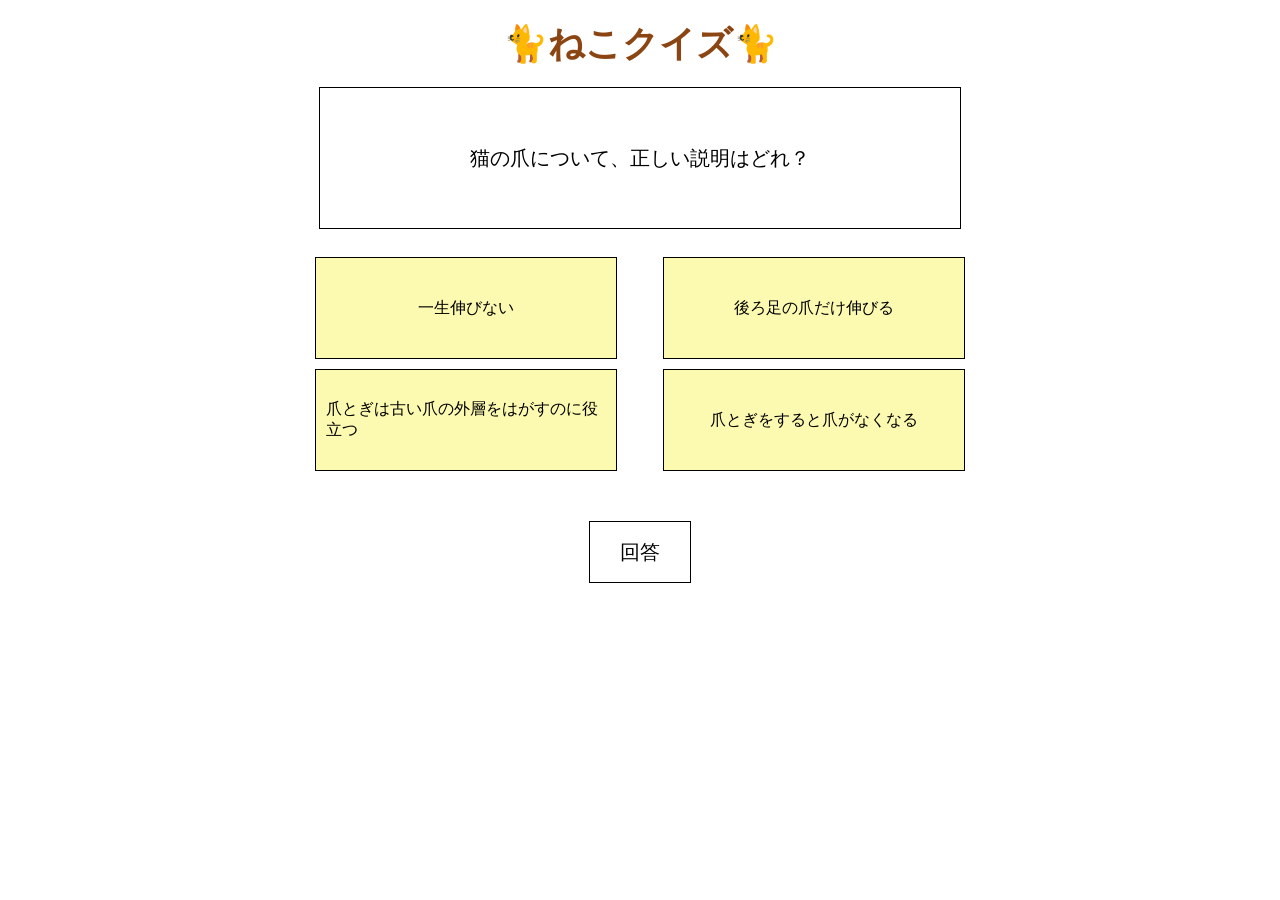
<file: quiz/index.html>
<html>
	<head>
		<meta charset="UTF-8">
		
		<style>
			.question{
				width:600px;
				height:100px;
				font-size:20px;
				border:solid 1px #000;
				display: flex;
				justify-content: center;
				align-items: center;
				padding:20px;
				margin:0 auto;
			}
			
			.left{
				width:280px;
				height:80px;
				float:left;
				font-size:16px;
				border:solid 1px #000;
				background-color:#fcf9b0;
				display: flex;
				justify-content: center;
				align-items: center;
				padding:10px;
				margin-top:10px;
			}
			
			.right{
				width:280px;
				height:80px;
				float:right;
				font-size:16px;
				border:solid 1px #000;
				background-color:#fcf9b0;
				display: flex;
				justify-content: center;
				align-items: center;
				padding:10px;
				margin-top:10px;
			}
			
			.answer{
				width:100px;
				height:60px;
				margin:0 auto;
				margin-top:50px;
				font-size:20px;
				border:solid 1px #000;
				display: flex;
				justify-content: center;
				align-items: center;
			}
		</style>

		<script>
			var data = [
				["猫が暗い場所でも比較的よく物を見られるのはなぜ？","瞳に光を蓄えるため","目の奥に光を反射する仕組みがあるため","人間より色を多く見分けられるため","目が常に発光しているため","2"],
				["猫のひげには、どのような役割がある？","体温を調節する","音を発生させる","周囲の物や空気の動きを感じ取る","食べ物の味を判別する","3"],
				["猫がゴロゴロと喉を鳴らすのはどんなとき？","うれしいときだけ","眠いときだけ","空腹のときだけ","くつろいでいるときや不安・痛みがあるときなど","4"],
				["一般的な猫の前足には、指がいくつある？","4本","5本","6本","7本","2"],
				["猫が獲物を狙うときに、お尻を小刻みに振ることがあるのはなぜ？","体を温めるため","相手を威嚇するため","飛びかかるために姿勢や足場を整えるため","獲物に合図を送るため","3"],
				["猫にとって、ユリの植物はどう？","少量なら安全","花粉だけが危険","猫が嫌うだけで毒性はない","腎臓に深刻な障害を起こすことがある","4"],
				["猫の鼻が濡れていることについて、正しいのはどれ？","濡れていれば必ず健康","乾いていれば必ず病気","濡れ具合だけで健康状態は判断できない","鼻の濡れ具合は年齢だけで決まる","3"],
				["猫の祖先に近いとされる野生動物はどれ？","リビアヤマネコ","オオヤマネコ","チーター","トラ","1"],
				["猫が高い場所を好むことが多い理由は？","高い場所では必ず眠くなるから","周囲を見渡せて安心できることがあるから","高い場所では音が聞こえなくなるから","高い場所では必ず体温が下がるから","2"],
				["一般的な猫の妊娠期間はどのくらい？","約30日","約45日","約63〜65日","約100日","3"],
				["猫の聴覚について、正しいのはどれ？","人間より高い音を聞き取れる","人間より低い音だけ得意","人間とほぼ同じ音域しか聞こえない","超音波しか聞こえない","1"],
				["猫が前足で毛布などをふみふみする行動の由来として、考えられているのは？","獲物を捕まえる練習","子猫が母猫のお乳を飲むときの動き","爪を短くするための運動","体温を測るため","2"],
				["猫の舌の表面にあるザラザラした突起の主な役割は？","毛づくろいや食べ物を扱うのに役立つ","音を聞き取る","体温を一定に保つ","暗闇で光る","1"],
				["猫がしっぽをピンと立てて近づいてくるとき、どのような気持ちを表すことが多い？","強い恐怖","眠気","親しみや友好的な気持ち","必ず怒っている","3"],
				["猫の肉球に関する説明で、正しいのはどれ？","体の中で最も硬い部分","汗をかくことがある","音を聞くための器官","爪を伸ばす器官","2"],
				["猫が自分の体をなめて毛づくろいする主な理由は？","毛並みを整え、体を清潔に保つため","必ず空腹だから","飼い主に怒っているから","眠気をなくすため","1"],
				["一般的に、猫のひげはどこに生えている？","口の周りだけ","口の周りや目の上、前足の一部など","しっぽだけ","耳の内側だけ","2"],
				["猫が箱の中に入りたがる理由として、考えられるのは？","箱の中では必ず眠くなるから","箱に入ると視力が上がるから","狭い空間が安心でき、隠れ場所にもなるから","箱の中では音が聞こえなくなるから","3"],
				["猫の瞳孔（黒目の部分）が縦長の細い線のようになるのは、主にどんなとき？","明るい場所にいるとき","真っ暗な場所にいるときだけ","眠っているときだけ","食事中だけ","1"],
				["猫にとって、チョコレートはどう？","少量なら必ず安全","猫の主食に適している","毒性があり、食べさせない方がよい","毛づやをよくする食べ物","3"],
				["猫の歯は、成猫になると全部で何本ある？","20本","26本","30本","36本","3"],
				["猫が獲物を捕まえたあとに、前足で押さえたり噛んだりするのはなぜ？","獲物を食べられる状態にするため","獲物に遊び方を教えるため","体温を測るため","眠気をなくすため","1"],
				["猫の平均的な体温は、人間と比べてどう？","人間より低い","人間とほぼ同じ","人間より高い","季節によって必ず人間より低くなる","3"],
				["猫が耳を後ろに倒しているときに考えられる気持ちは？","必ずうれしい","不安や警戒、怒りなど","必ず眠い","必ずお腹がすいている","2"],
				["猫の目が暗い場所で光って見える現象に関係するものは？","耳の奥にある骨","舌の表面の突起","鼻の中の粘膜","目の奥にある反射層","4"],
				["猫が水を飲むとき、主にどのようにして水を口に運ぶ？","舌を使ってすくい上げる","ストローのように吸い込む","前足だけで口に運ぶ","歯の隙間から吸い込む","1"],
				["猫の爪について、正しい説明はどれ？","一生伸びない","後ろ足の爪だけ伸びる","爪とぎは古い爪の外層をはがすのに役立つ","爪とぎをすると爪がなくなる","3"],
				["猫が飼い主の体や家具に頬をこすりつける行動には、どんな意味がある？","必ずかゆみがある","においをつけて自分の存在を示す","食べ物を探している","体温を測っている","2"],
				["猫の瞳孔の大きさが変わる主な理由のひとつは？","毛の長さを調節するため","耳の向きを変えるため","食べ物の味を変えるため","目に入る光の量を調節するため","4"],
				["猫に牛乳を与えることについて、正しい説明はどれ？","多くの猫は乳糖をうまく消化できず、お腹を壊すことがある","すべての猫に毎日必要","牛乳だけで必要な栄養をすべて補える","牛乳は猫にとって必ず無害","1"]
				];
		</script>
		
	</head>

	<body>
		<div style="width:650px; margin:0 auto;margin-top:20px;">
			<div style = "text-align:center;font-size:36px;font-weight:bold;color:#8b4513;">🐈ねこクイズ🐈</div>
			
			<br>
			
			<div id="mondai" class="question">問題</div>
			
			<br>
			
			<div id="sentaku1" class="left" onclick="clk(1)">選択肢1</div>
			<div id="sentaku2" class="right" onclick="clk(2)">選択肢2</div>
		
			<div style="clear:both;"></div>
		
			<div id="sentaku3" class="left"onclick="clk(3)">選択肢3</div>
			<div id="sentaku4" class="right"onclick="clk(4)">選択肢4</div>
		
			<div style="clear:both;"></div>
					
			<div id="kotae" class="answer"onclick="final()">回答</div>
			
		</div>
		
		<script>
			var finalanswer="0"
			var clickanswer="0"
			
			//配列が何行あるかを求める。
			var max = data.length;
			
			//０～２までの乱数を発生させる→ 変数 r にいれる
			var r = Math.floor(Math.random() * max);
			
			//data[r][0]に入っている文字を id="mondai" の要素に入れる
			document.getElementById("mondai").innerHTML = data[r][0];
			
			//data[r][1] に入っている文字を id="sentaku1" の要素に入れる
			document.getElementById("sentaku1").innerHTML = data[r][1];
			
			//data[r][2] に入っている文字を id="sentaku2" の要素に入れる
			document.getElementById("sentaku2").innerHTML = data[r][2];
			
			//data[r][3] に入っている文字を id="sentaku3" の要素に入れる
			document.getElementById("sentaku3").innerHTML = data[r][3];
			
			//data[r][4] に入っている文字を id="sentaku4" の要素に入れる
			document.getElementById("sentaku4").innerHTML = data[r][4];
			
			finalanswer=data[r][5];

			function clk(no) {
				//
				// 4つのdivを元の色に戻す
				document.getElementById("sentaku1").style.backgroundColor = "";
				document.getElementById("sentaku2").style.backgroundColor = "";
				document.getElementById("sentaku3").style.backgroundColor = "";
				document.getElementById("sentaku4").style.backgroundColor = "";

				//クリックされた要素のbackground-colorを#feeに変更する
				var id="sentaku" + no
				var element = document.getElementById(id);
				element.style.backgroundColor = "#f9b027";
				
				clickanswer=no;

			}
			
			function final(){
				if(clickanswer==0){
				return;
				}
				
				if(finalanswer==clickanswer){
					document.getElementById("mondai").innerHTML="正解！";
					}else{
					document.getElementById("mondai").innerHTML="残念！";
					}
			}
		</script>
		
	</body>
</html>
</file>
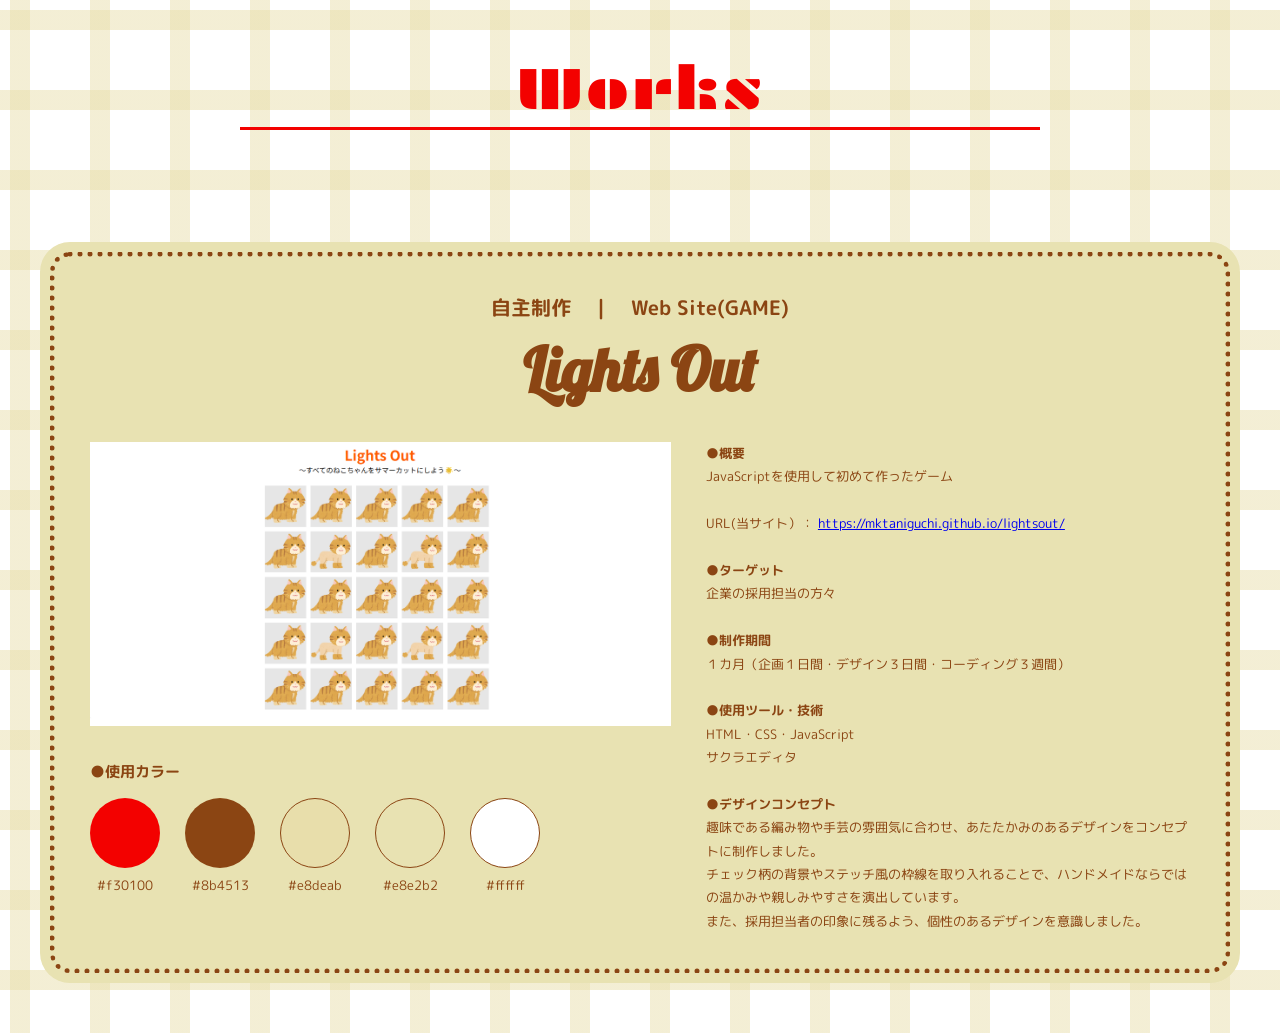
<file: portfolio/lightsout/index.html>
<html>

<head>
	<meta name="robots" content="noindex">
	<meta charset="UTF-8">

	<meta name="viewport" content="width=device-width, initial-scale=1.0">

	<link rel="stylesheet" href="style.css">
	<link rel="stylesheet" type="text/css" href="hover.css">

	<link rel="preconnect" href="https://fonts.googleapis.com">
	<link rel="preconnect" href="https://fonts.gstatic.com" crossorigin>
	<link
		href="https://fonts.googleapis.com/css2?family=Lobster&family=M+PLUS+Rounded+1c&family=Noto+Sans+JP:wght@100..900&family=Plaster&display=swap"
		rel="stylesheet">

</head>

<body>
	<div class="subtitle" style="margin-top:50px;">
		Works
	</div>

	<br>
	<br>
	<br>
	<br>

	<div class="box1">
		<div class="hiragana">
			<span class="category">自主制作　｜　Web Site(GAME)</span>
			<div class="theme">Lights Out</div>
		</div>

		<div class="main-content">

			<div class="image-area">
				<img src="lightsout.png" alt="ポートフォリオサイト">

				<div class="color-area">

					<div class="color-text">●使用カラー</div>

					<div class="color-list">
						<div class="color-item">
							<div class="color-box1"></div>
							<div>#f30100</div>
						</div>

						<div class="color-item">
							<div class="color-box2"></div>
							<div>#8b4513</div>
						</div>

						<div class="color-item">
							<div class="color-box3"></div>
							<div>#e8deab</div>
						</div>

						<div class="color-item">
							<div class="color-box4"></div>
							<div>#e8e2b2</div>
						</div>

						<div class="color-item">
							<div class="color-box5"></div>
							<div>#ffffff</div>
						</div>
					</div>
				</div>
			</div>



			<div class="text">
				<strong>●概要</strong>
				<br>
				JavaScriptを使用して初めて作ったゲーム
				<br>
				<br>
				URL(当サイト）：
				<a href="https://mktaniguchi.github.io/lightsout/" target="_blank">
					https://mktaniguchi.github.io/lightsout/
				</a>
				<br>
				<br>
				<strong>●ターゲット</strong>
				<br>
				企業の採用担当の方々
				<br>
				<br>
				<strong>●制作期間</strong>
				<br>
				１カ月（企画１日間・デザイン３日間・コーディング３週間）
				<br>
				<br>
				<strong>●使用ツール・技術</strong>
				<br>
				HTML・CSS・JavaScript<br>
				サクラエディタ
				<br>
				<br>
				<strong>●デザインコンセプト</strong>
				<br>
				趣味である編み物や手芸の雰囲気に合わせ、あたたかみのあるデザインをコンセプトに制作しました。<br>
				チェック柄の背景やステッチ風の枠線を取り入れることで、ハンドメイドならではの温かみや親しみやすさを演出しています。<br>
				また、採用担当者の印象に残るよう、個性のあるデザインを意識しました。
				<br>
			</div>
		</div>



	</div>


</body>

</html>
</file>
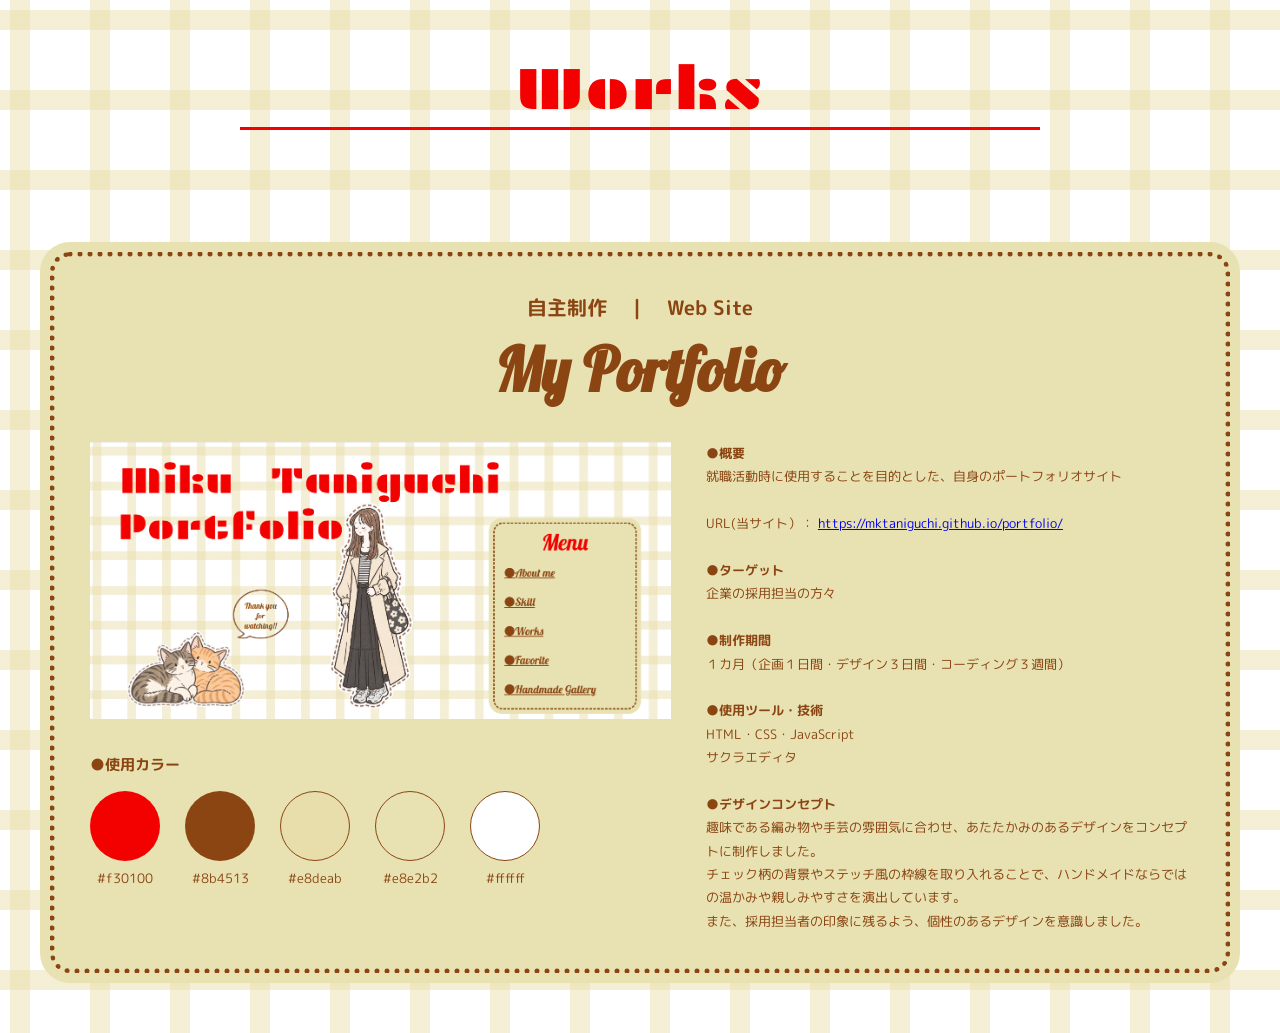
<file: portfolio/myportfolio/index.html>
<html>

<head>
	<meta name="robots" content="noindex">
	<meta charset="UTF-8">

	<meta name="viewport" content="width=device-width, initial-scale=1.0">

	<link rel="stylesheet" href="style.css">
	<link rel="stylesheet" type="text/css" href="hover.css">

	<link rel="preconnect" href="https://fonts.googleapis.com">
	<link rel="preconnect" href="https://fonts.gstatic.com" crossorigin>
	<link
		href="https://fonts.googleapis.com/css2?family=Lobster&family=M+PLUS+Rounded+1c&family=Noto+Sans+JP:wght@100..900&family=Plaster&display=swap"
		rel="stylesheet">

</head>

<body>
	<div class="subtitle" style="margin-top:50px;">
		Works
	</div>

	<br>
	<br>
	<br>
	<br>

	<div class="box1">
		<div class="hiragana">
			<span class="category">自主制作　｜　Web Site</span>
			<div class="theme">My Portfolio</div>
		</div>

		<div class="main-content">

			<div class="image-area">
				<img src="portfolio.png" alt="ポートフォリオサイト">

				<div class="color-area">

					<div class="color-text">●使用カラー</div>

					<div class="color-list">
						<div class="color-item">
							<div class="color-box1"></div>
							<div>#f30100</div>
						</div>

						<div class="color-item">
							<div class="color-box2"></div>
							<div>#8b4513</div>
						</div>

						<div class="color-item">
							<div class="color-box3"></div>
							<div>#e8deab</div>
						</div>

						<div class="color-item">
							<div class="color-box4"></div>
							<div>#e8e2b2</div>
						</div>

						<div class="color-item">
							<div class="color-box5"></div>
							<div>#ffffff</div>
						</div>
					</div>
				</div>
			</div>



			<div class="text">
				<strong>●概要</strong>
				<br>
				就職活動時に使用することを目的とした、自身のポートフォリオサイト
				<br>
				<br>
				URL(当サイト）：
				<a href="https://mktaniguchi.github.io/portfolio/" target="_blank">
					https://mktaniguchi.github.io/portfolio/
				</a>
				<br>
				<br>
				<strong>●ターゲット</strong>
				<br>
				企業の採用担当の方々
				<br>
				<br>
				<strong>●制作期間</strong>
				<br>
				１カ月（企画１日間・デザイン３日間・コーディング３週間）
				<br>
				<br>
				<strong>●使用ツール・技術</strong>
				<br>
				HTML・CSS・JavaScript<br>
				サクラエディタ
				<br>
				<br>
				<strong>●デザインコンセプト</strong>
				<br>
				趣味である編み物や手芸の雰囲気に合わせ、あたたかみのあるデザインをコンセプトに制作しました。<br>
				チェック柄の背景やステッチ風の枠線を取り入れることで、ハンドメイドならではの温かみや親しみやすさを演出しています。<br>
				また、採用担当者の印象に残るよう、個性のあるデザインを意識しました。
				<br>
			</div>
		</div>



	</div>


</body>

</html>
</file>
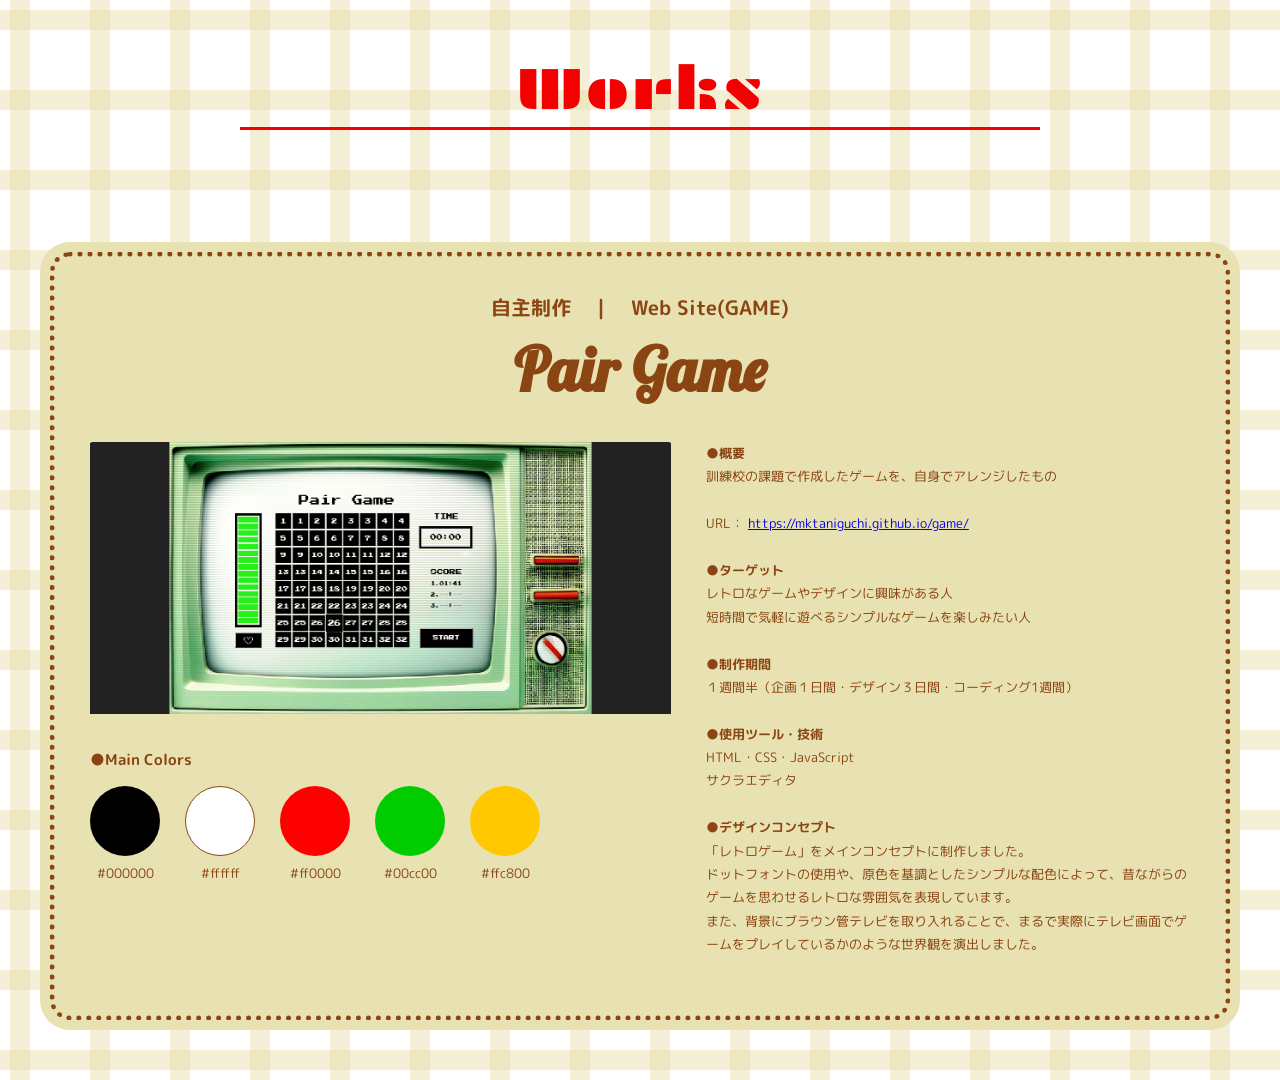
<file: portfolio/pairgame/index.html>
<html>

<head>
	<meta name="robots" content="noindex">
	<meta charset="UTF-8">

	<meta name="viewport" content="width=device-width, initial-scale=1.0">

	<link rel="stylesheet" href="style.css">
	<link rel="stylesheet" type="text/css" href="hover.css">

	<link rel="preconnect" href="https://fonts.googleapis.com">
	<link rel="preconnect" href="https://fonts.gstatic.com" crossorigin>
	<link
		href="https://fonts.googleapis.com/css2?family=Lobster&family=M+PLUS+Rounded+1c&family=Noto+Sans+JP:wght@100..900&family=Plaster&display=swap"
		rel="stylesheet">

</head>

<body>
	<div class="subtitle" style="margin-top:50px;">
		Works
	</div>

	<br>
	<br>
	<br>
	<br>

	<div class="box1">
		<div class="hiragana">
			<span class="category">自主制作　｜　Web Site(GAME)</span>
			<div class="theme">Pair Game</div>
		</div>

		<div class="main-content">

			<div class="image-area">
				<img src="pairgame.png" alt="ポートフォリオサイト">

				<div class="color-area">

					<div class="color-text">●Main Colors</div>

					<div class="color-list">
						<div class="color-item">
							<div class="color-box1"></div>
							<div>#000000</div>
						</div>

						<div class="color-item">
							<div class="color-box2"></div>
							<div>#ffffff</div>
						</div>

						<div class="color-item">
							<div class="color-box3"></div>
							<div>#ff0000</div>
						</div>

						<div class="color-item">
							<div class="color-box4"></div>
							<div>#00cc00</div>
						</div>

						<div class="color-item">
							<div class="color-box5"></div>
							<div>#ffc800</div>
						</div>
					</div>
				</div>
			</div>



			<div class="text">
				<strong>●概要</strong>
				<br>
				訓練校の課題で作成したゲームを、自身でアレンジしたもの
				<br>
				<br>
				URL：
				<a href="https://mktaniguchi.github.io/game/" target="_blank">
					https://mktaniguchi.github.io/game/
				</a>
				<br>
				<br>
				<strong>●ターゲット</strong>
				<br>
				レトロなゲームやデザインに興味がある人<br>
				短時間で気軽に遊べるシンプルなゲームを楽しみたい人
				<br>
				<br>
				<strong>●制作期間</strong>
				<br>
				１週間半（企画１日間・デザイン３日間・コーディング1週間）
				<br>
				<br>
				<strong>●使用ツール・技術</strong>
				<br>
				HTML・CSS・JavaScript<br>
				サクラエディタ
				<br>
				<br>
				<strong>●デザインコンセプト</strong>
				<br>
				「レトロゲーム」をメインコンセプトに制作しました。<br>
				ドットフォントの使用や、原色を基調としたシンプルな配色によって、昔ながらのゲームを思わせるレトロな雰囲気を表現しています。<br>
				また、背景にブラウン管テレビを取り入れることで、まるで実際にテレビ画面でゲームをプレイしているかのような世界観を演出しました。<br>
				<br>
			</div>
		</div>



	</div>


</body>

</html>
</file>
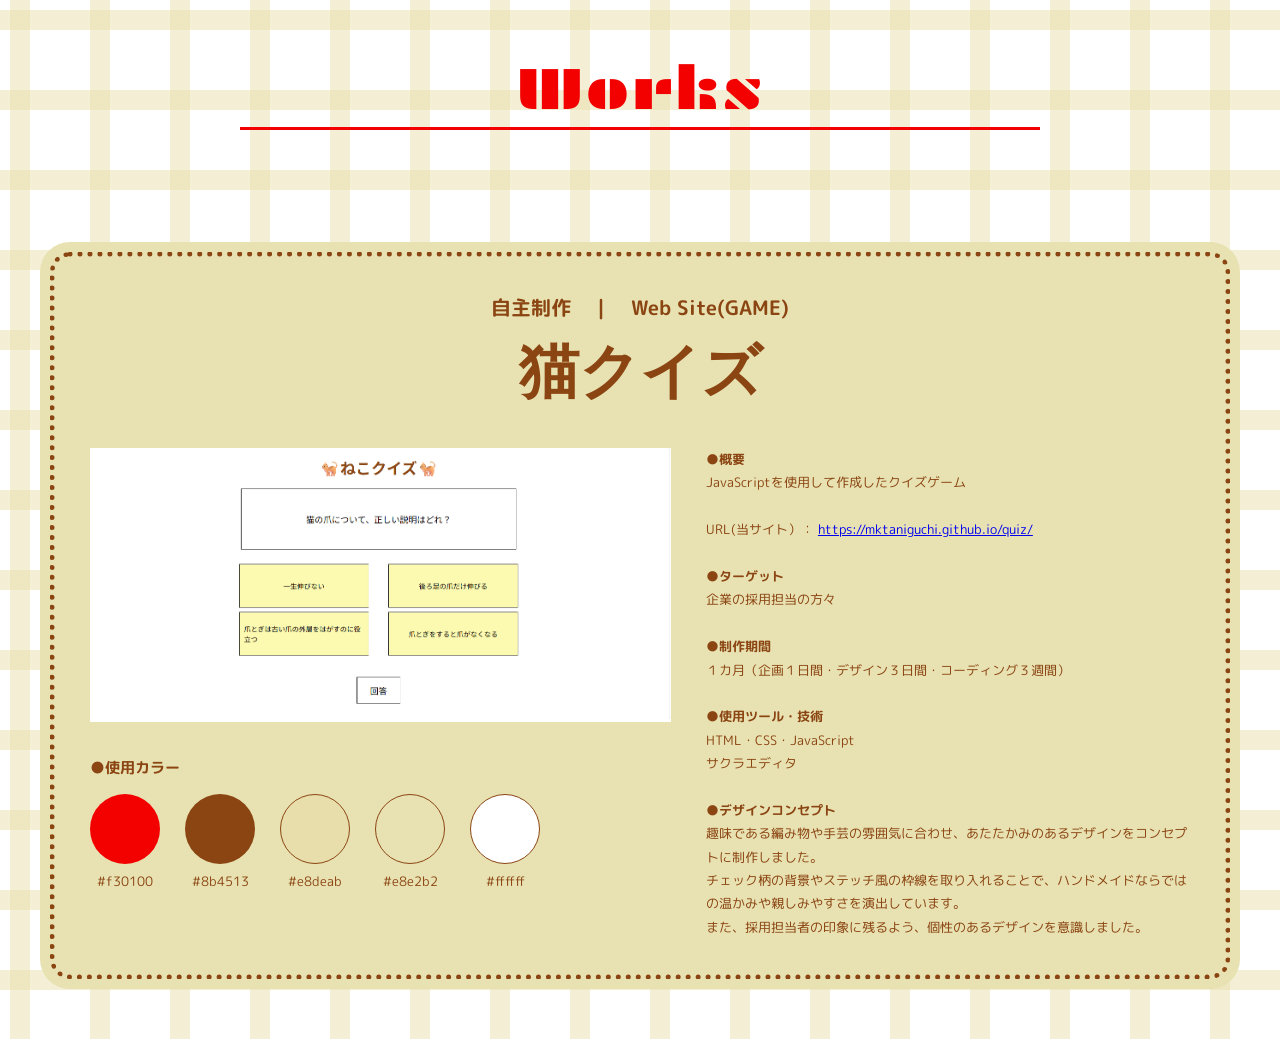
<file: portfolio/quiz/index.html>
<html>

<head>
	<meta name="robots" content="noindex">
	<meta charset="UTF-8">

	<meta name="viewport" content="width=device-width, initial-scale=1.0">

	<link rel="stylesheet" href="style.css">
	<link rel="stylesheet" type="text/css" href="hover.css">

	<link rel="preconnect" href="https://fonts.googleapis.com">
	<link rel="preconnect" href="https://fonts.gstatic.com" crossorigin>
	<link
		href="https://fonts.googleapis.com/css2?family=Lobster&family=M+PLUS+Rounded+1c&family=Noto+Sans+JP:wght@100..900&family=Plaster&display=swap"
		rel="stylesheet">

</head>

<body>
	<div class="subtitle" style="margin-top:50px;">
		Works
	</div>

	<br>
	<br>
	<br>
	<br>

	<div class="box1">
		<div class="hiragana">
			<span class="category">自主制作　｜　Web Site(GAME)</span>
			<div class="theme">猫クイズ</div>
		</div>

		<div class="main-content">

			<div class="image-area">
				<img src="quiz.png" alt="ポートフォリオサイト">

				<div class="color-area">

					<div class="color-text">●使用カラー</div>

					<div class="color-list">
						<div class="color-item">
							<div class="color-box1"></div>
							<div>#f30100</div>
						</div>

						<div class="color-item">
							<div class="color-box2"></div>
							<div>#8b4513</div>
						</div>

						<div class="color-item">
							<div class="color-box3"></div>
							<div>#e8deab</div>
						</div>

						<div class="color-item">
							<div class="color-box4"></div>
							<div>#e8e2b2</div>
						</div>

						<div class="color-item">
							<div class="color-box5"></div>
							<div>#ffffff</div>
						</div>
					</div>
				</div>
			</div>



			<div class="text">
				<strong>●概要</strong>
				<br>
				JavaScriptを使用して作成したクイズゲーム
				<br>
				<br>
				URL(当サイト）：
				<a href="https://mktaniguchi.github.io/quiz/" target="_blank">
					https://mktaniguchi.github.io/quiz/
				</a>
				<br>
				<br>
				<strong>●ターゲット</strong>
				<br>
				企業の採用担当の方々
				<br>
				<br>
				<strong>●制作期間</strong>
				<br>
				１カ月（企画１日間・デザイン３日間・コーディング３週間）
				<br>
				<br>
				<strong>●使用ツール・技術</strong>
				<br>
				HTML・CSS・JavaScript<br>
				サクラエディタ
				<br>
				<br>
				<strong>●デザインコンセプト</strong>
				<br>
				趣味である編み物や手芸の雰囲気に合わせ、あたたかみのあるデザインをコンセプトに制作しました。<br>
				チェック柄の背景やステッチ風の枠線を取り入れることで、ハンドメイドならではの温かみや親しみやすさを演出しています。<br>
				また、採用担当者の印象に残るよう、個性のあるデザインを意識しました。
				<br>
			</div>
		</div>



	</div>


</body>

</html>
</file>
<file: portfolio/style.css>
html{
	scroll-behavior: smooth;
	margin:0;
	padding:0;
}

div{
	box-sizing:border-box;
}

a{
	cursor:pointer;
	text-decoration:none;
	color: inherit;
}

body {
	margin: 0;
	min-height: 100vh;
	background-color: #ffffff;
	background-image: linear-gradient(90deg, #e8deab80 20px, transparent 20px), linear-gradient(#e8deab80 20px, transparent 20px);
	background-position: 10px 10px;
	background-size: 80px 80px;
}

tr{
	height:55px;
}

.base{
	width:1200px;
	margin:0 auto;
}

.title{
	width:1200px;
	height:100px;
	margin:0 auto;
	font-family: "Plaster", system-ui;
	font-weight: 400;
	font-style: normal;
	font-size:85px;
	color:#f30100;
}

.box1{	
	float:left;
	width:300px;
	height:200px;
	margin-top:300px;
}


.box2{
	float:left;
	width:211px;
	height:500px;
	margin-left:175px;
}

.box3{
	float:right;
	width:350px;
	height:450px;
	margin-top:50px;
	font-size:25px;
	font-family: "Lobster", sans-serif;
	font-weight: 400;
	font-style: normal;
	color:#8b4513;
	background-color:#E8E2B2;
	padding:35px;
	border-radius:30px 30px 30px 30px;
	position: relative;
}

.subtitle{
	width:600px;
	height:100px;
	margin:0 auto;
	font-family: "Plaster", system-ui;
	font-size:60px;
	color:#f30100;
	text-align:center;
}

.box4{
	float:left;
	width:200px;
	height:216px;
	margin-left:150px;
	border:6px solid #8b4513;
	border-radius:30px 30px 30px 30px;
	background-color:#E8E2B2;
}	

.box5{
	float:right;
	width:600px;
	height:250px;
	margin-right:100px;
	line-height:30px;
	color:#8b4513;
}	

.theme{
	float:left;
	width:190px;
	height:60px;
	font-size:60px;
	font-family: "Lobster", sans-serif;
	font-weight: 400;
	font-style: normal;
	color:#8b4513;
	margin-left:50px;
}

.box6{
	width:1000px;
	height:500px;
	background-color:#E8E2B2;
	margin:0 auto;
	border-radius:50px 50px 50px 50px;
	line-height:45px;
	font-size:18px;
	padding:45px;
	color:#8b4513;
	position: relative;
}	

.box7{
	float:left;
	width:250px;
	height:50px;
	margin-left:100px;
	font-size:40px;
	font-family: "Lobster", sans-serif;
	font-weight: 400;
	font-style: normal;
	color:#8b4513;
}

.box8{
	float:right;
	width:220px;
	height:50px;
	font-size:40px;
	font-family: "Lobster", sans-serif;
	font-weight: 400;
	font-style: normal;
	color:#8b4513;
}	

.box9{
	float:left;
	width:500px;
	height:350px;
	margin-left:50px;
	background-color:#E8E2B2;
	border-radius:30px 30px 30px 30px;
	position: relative;
}		

.box10{
	float:right;
	width:500px;
	height:350px;
	margin-right;50px;
	background-color:#E8E2B2;
	border-radius:30px 30px 30px 30px;
	position: relative;
	font-size:20px;
	padding:28px;
	color:#8b4513;
}

.box11{
	float:left;
	width:300px;
	height:300px;
	background-color:#E8E2B2;
	margin-left:100px;
	border-radius:30px 30px 30px 30px;
}

.box12{
	float:left;
	width:300px;
	height:300px;
	background-color:#E8E2B2;
	margin-left:50px;
	border-radius:30px 30px 30px 30px;
}

.box13{
	float:left;
	width:300px;
	height:300px;
	background-color:#E8E2B2;
	margin-left:50px;
	margin-right:100px;
	border-radius:30px 30px 30px 30px;
}	

.box14{
	float:left;
	width:250px;
	height:250px;
	background-color:#E8E2B2;
	margin-left:100px;
	font-family: "Lobster", sans-serif;
	font-weight: 400;
	font-style: normal;
	color:#8b4513;
	border-radius:125px 125px 125px 125px;
	text-align:center;
	position: relative;
}	

.box15{
	float:left;
	width:250px;
	height:250px;
	background-color:#E8E2B2;
	margin-left:125px;
	font-family: "Lobster", sans-serif;
	font-weight: 400;
	font-style: normal;
	color:#8b4513;
	border-radius:125px 125px 125px 125px;
	text-align:center;
	position: relative;
}	

.box16{
	float:left;
	width:250px;
	height:250px;
	background-color:#E8E2B2;
	margin-left:125px;
	margin-right:100px;
	font-family: "Lobster", sans-serif;
	font-weight: 400;
	font-style: normal;
	color:#8b4513;
	border-radius:125px 125px 125px 125px;
	text-align:center;
	position: relative;
}	

.box17{
	float:left;
	width:250px;
	height:250px;
	background-color:#E8E2B2;
	margin-left:225px;
	font-family: "Lobster", sans-serif;
	font-weight: 400;
	font-style: normal;
	color:#8b4513;
	border-radius:125px 125px 125px 125px;
	text-align:center;
	position: relative;
}	

.box18{
	float:right;
	width:250px;
	height:250px;
	background-color:#E8E2B2;
	margin-right:225px;
	font-family: "Lobster", sans-serif;
	font-weight: 400;
	font-style: normal;
	color:#8b4513;
	border-radius:125px 125px 125px 125px;
	text-align:center;
	position: relative;
}	

.box19{
	float:left;
	width:250px;
	height:250px;
	margin-left:25px;
	border-radius:30px 30px 30px 30px;
	overflow:hidden;
	border:6px dashed #E8E2B2;
}		

.box20{
	float:left;
	width:250px;
	height:250px;
	margin-left:50px;
	border-radius:30px 30px 30px 30px;
	overflow:hidden;
	border:6px dashed #8b4513 ;
}		

.box21{
	float:left;
	width:250px;
	height:250px;
	margin-left:50px;
	border-radius:30px 30px 30px 30px;
	overflow:hidden;
	border:6px dashed #E8E2B2;
}		

.box22{
	float:left;
	width:250px;
	height:250px;
	margin-left:50px;
	border-radius:30px 30px 30px 30px;
	overflow:hidden;
	border:6px dashed #8b4513;
}

.box23{
	width:120px;
	height:40px;
	float:right;
	border-radius:30px 30px 30px 30px;
	background-color:#f30100;
	text-align:center;
	font-weight:bold;
	color:#ffffff;
	font-size:24px;
}

.works1{
	width:300px;
	height:200px;
	border:5px solid #8b4513;
	background-color:#E8E2B2;
	float:left;
	border-radius:30px 30px 30px 30px;
	display: flex;
    justify-content: center;  /* 横方向の中央 */
    align-items: center;      /* 縦方向の中央 */
    color:#8b4513;
	font-family: "Plaster", system-ui;
	font-size:18px;
	font-family: "M PLUS Rounded 1c", sans-serif;
	font-weight: 400;
	font-style: normal;
	font-weight: bold;
}

.works2{
	width:300px;
	height:70px;
	float:left;
	margin-top:30px;
	color:#8b4513;
	font-family: "Plaster", system-ui;
	font-size:24px;
	font-family: "M PLUS Rounded 1c", sans-serif;
	font-weight: 400;
	font-style: normal;
	font-weight: bold
}

.hvr-grow{
    float:left;
    transition: transform 0.3s;
}

.hvr-grow:hover{
    transform: scale(1.1);
}
.under{
	font-size:50px;
	color:#f30100;
	display: flex;
	justify-content: center;
	align-items: center;
	height:40px;
}

.syumi{
	text-align:center;
	font-size:50px;
}
.name{
	font-size:35px;
	font-family: "Lobster", sans-serif;
	font-weight: 400;
	font-style: normal;
	color:#8b4513;
}

.neko{
	font-size:18px;
	font-family: "Lobster", sans-serif;
	font-weight: 400;
	font-style: normal;
	color:#8b4513;
	width:350px; 
	top:-60px;
	left:150px; 
	text-align:center;
}

.sub-hiragana{
	width:600px;
	height:50px;
	margin:0 auto;
	font-family: "Plaster", system-ui;
	font-size:20px;
	color:#f30100;
	text-align:center;
	font-family: "M PLUS Rounded 1c", sans-serif;
	font-weight: 400;
	font-style: normal;
	font-weight: bold;
}

.sub-hiragana2{
	width:150px;
	height:20px;
	font-size:16px;
	color:#8b4513;
	font-family: "M PLUS Rounded 1c", sans-serif;
	font-weight: 400;
	font-style: normal;
	font-weight: bold;
	float:left;
	margin-top:40px;
}

.sub-hiragana3{
	width:150px;
	height:20px;
	font-size:16px;
	color:#8b4513;
	font-family: "M PLUS Rounded 1c", sans-serif;
	font-weight: 400;
	font-style: normal;
	font-weight: bold;
	float:right;
	margin-top:30px;	
	margin-right:100px;
}

.sub-hiragana4{
	width:150px;
	height:20px;
	font-size:16px;
	color:#8b4513;
	font-family: "M PLUS Rounded 1c", sans-serif;
	font-weight: 400;
	font-style: normal;
	font-weight: bold;
	float:left;
	margin-top:30px;
}

.box3::before{
	content: "";
	position: absolute;
	top: 10px;
	right: 10px;
	bottom: 10px;
	left: 10px;
	border: 3px dashed #8b4513;
	border-radius: 22px;
	pointer-events: none;
}

.box6::before {
	content: "";
	position: absolute;
	top: 10px;
	right: 10px;
	bottom: 10px;
	left: 10px;
	border: 3px dashed #8b4513;
	border-radius: 50px;
	pointer-events: none;
}

.box9::before {
	content: "";
	position: absolute;
	top: 10px;
	right: 10px;
	bottom: 10px;
	left: 10px;
	border: 3px dashed #8b4513;
	border-radius: 30px;
	pointer-events: none;
}

.box10::before {
	content: "";
	position: absolute;
	top: 10px;
	right: 10px;
	bottom: 10px;
	left: 10px;
	border: 3px dashed #8b4513;
	border-radius: 30px;
	pointer-events: none;
}

.box14::before {
	content: "";
	position: absolute;
	top: 10px;
	right: 10px;
	bottom: 10px;
	left: 10px;
	border: 3px dashed #8b4513;
	border-radius: 125px;
	pointer-events: none;
}

.box15::before {
	content: "";
	position: absolute;
	top: 10px;
	right: 10px;
	bottom: 10px;
	left: 10px;
	border: 3px dashed #8b4513;
	border-radius: 125px;
	pointer-events: none;
}

.box16::before {
	content: "";
	position: absolute;
	top: 10px;
	right: 10px;
	bottom: 10px;
	left: 10px;
	border: 3px dashed #8b4513;
	border-radius: 125px;
	pointer-events: none;
}

.box17::before {
	content: "";
	position: absolute;
	top: 10px;
	right: 10px;
	bottom: 10px;
	left: 10px;
	border: 3px dashed #8b4513;
	border-radius: 125px;
	pointer-events: none;
}

.box18::before {
	content: "";
	position: absolute;
	top: 10px;
	right: 10px;
	bottom: 10px;
	left: 10px;
	border: 3px dashed #8b4513;
	border-radius: 125px;
	pointer-events: none;
}
</file>
<file: portfolio/lightsout/style.css>
* {
	box-sizing: border-box;
}

html {
	scroll-behavior: smooth;
}

a {
	cursor: pointer;
}

body {
	margin: 0;
	min-height: 100vh;
	background-color: #ffffff;
	background-image: linear-gradient(90deg, #e8deab80 20px, transparent 20px), linear-gradient(#e8deab80 20px, transparent 20px);
	background-position: 10px 10px;
	background-size: 80px 80px;
}

/* Worksタイトル */
.subtitle {
	width: min(800px, calc(100% - 40px));
	min-height: 80px;
	margin: 50px auto 40px;
	font-family: "Plaster", system-ui;
	font-size: clamp(36px, 5vw, 60px);
	color: #f30100;
	text-align: center;
	border-bottom: 3px solid #f30100;
}

/* メインボックス */
.box1 {
	width: min(1200px, calc(100% - 40px));
	margin: 0 auto 50px;
	padding: 50px;
	background-color: #E8E2B2;
	border-radius: 30px;
	position: relative;
}

/* 点線の枠 */
.box1::before {
	content: "";
	position: absolute;
	inset: 10px;
	border: 5px dotted #8b4513;
	border-radius: 20px;
	pointer-events: none;
}

/* 見出し */
.hiragana {
	width: 100%;
	text-align: center;
	color: #8b4513;
	font-family: "M PLUS Rounded 1c", sans-serif;
	font-weight: bold;
	margin-bottom: 35px;
}

.category {
	font-size: 20px;
}

.theme {
	font-size: clamp(36px, 5vw, 60px);
	font-family: "Lobster", sans-serif;
	color: #8b4513;
	margin-top: 10px;
}

/* 画像と文章 */
.main-content {
	display: grid;
	grid-template-columns: minmax(0, 1.2fr) minmax(0, 1fr);
	gap: 35px;
	align-items: start;
}

.image-area {
	width: 100%;
}

.image-area img {
	display: block;
	width: 100%;
	height: auto;
}

.text {
	width: 100%;
	font-family: "M PLUS Rounded 1c", sans-serif;
	font-size: 13px;
	line-height: 1.8;
	color: #8b4513;
	overflow-wrap: anywhere;
}

/* 使用カラー */
.color-area {
	margin-top: 35px;
	font-family: "M PLUS Rounded 1c", sans-serif;
	font-size: 15px;
	font-weight: bold;
	color: #8b4513;
}

.color-list {
	display: flex;
	flex-wrap: wrap;
	gap: 25px;
	margin-top: 15px;
}

.color-item {
	text-align: center;
	font-size: 13px;
	font-weight: normal;
}

.color-item>div:last-child {
	margin-top: 8px;
}

.color-box1,
.color-box2,
.color-box3,
.color-box4,
.color-box5 {
	width: 70px;
	height: 70px;
	border-radius: 50%;
}

.color-box1 {
	background-color: #f30100;
}

.color-box2 {
	background-color: #8b4513;
}

.color-box3 {
	background-color: #e8deab;
	border: 1px solid #8b4513;
}

.color-box4 {
	background-color: #e8e2b2;
	border: 1px solid #8b4513;
}

.color-box5 {
	background-color: #fff;
	border: 1px solid #8b4513;
}

/* 画面が狭い場合 */
@media screen and (max-width: 768px) {

	.box1 {
		padding: 35px 25px;
	}

	.main-content {
		grid-template-columns: 1fr;
		gap: 25px;
	}

	.color-list {
		gap: 20px;
	}
}

/* スマートフォンなど、さらに狭い場合 */
@media screen and (max-width: 480px) {

	.box1 {
		width: calc(100% - 20px);
		padding: 30px 20px;
	}

	.subtitle {
		width: calc(100% - 40px);
	}

	.category {
		font-size: 16px;
	}

	.text {
		font-size: 12px;
	}

	.color-box1,
	.color-box2,
	.color-box3,
	.color-box4,
	.color-box5 {
		width: 55px;
		height: 55px;
	}

	.color-list {
		gap: 15px;
	}
}
</file>
<file: portfolio/myportfolio/style.css>
* {
	box-sizing: border-box;
}

html {
	scroll-behavior: smooth;
}

a {
	cursor: pointer;
}

body {
	margin: 0;
	min-height: 100vh;
	background-color: #ffffff;
	background-image: linear-gradient(90deg, #e8deab80 20px, transparent 20px), linear-gradient(#e8deab80 20px, transparent 20px);
	background-position: 10px 10px;
	background-size: 80px 80px;
}

/* Worksタイトル */
.subtitle {
	width: min(800px, calc(100% - 40px));
	min-height: 80px;
	margin: 50px auto 40px;
	font-family: "Plaster", system-ui;
	font-size: clamp(36px, 5vw, 60px);
	color: #f30100;
	text-align: center;
	border-bottom: 3px solid #f30100;
}

/* メインボックス */
.box1 {
	width: min(1200px, calc(100% - 40px));
	margin: 0 auto 50px;
	padding: 50px;
	background-color: #E8E2B2;
	border-radius: 30px;
	position: relative;
}

/* 点線の枠 */
.box1::before {
	content: "";
	position: absolute;
	inset: 10px;
	border: 5px dotted #8b4513;
	border-radius: 20px;
	pointer-events: none;
}

/* 見出し */
.hiragana {
	width: 100%;
	text-align: center;
	color: #8b4513;
	font-family: "M PLUS Rounded 1c", sans-serif;
	font-weight: bold;
	margin-bottom: 35px;
}

.category {
	font-size: 20px;
}

.theme {
	font-size: clamp(36px, 5vw, 60px);
	font-family: "Lobster", sans-serif;
	color: #8b4513;
	margin-top: 10px;
}

/* 画像と文章 */
.main-content {
	display: grid;
	grid-template-columns: minmax(0, 1.2fr) minmax(0, 1fr);
	gap: 35px;
	align-items: start;
}

.image-area {
	width: 100%;
}

.image-area img {
	display: block;
	width: 100%;
	height: auto;
}

.text {
	width: 100%;
	font-family: "M PLUS Rounded 1c", sans-serif;
	font-size: 13px;
	line-height: 1.8;
	color: #8b4513;
	overflow-wrap: anywhere;
}

/* 使用カラー */
.color-area {
	margin-top: 35px;
	font-family: "M PLUS Rounded 1c", sans-serif;
	font-size: 15px;
	font-weight: bold;
	color: #8b4513;
}

.color-list {
	display: flex;
	flex-wrap: wrap;
	gap: 25px;
	margin-top: 15px;
}

.color-item {
	text-align: center;
	font-size: 13px;
	font-weight: normal;
}

.color-item>div:last-child {
	margin-top: 8px;
}

.color-box1,
.color-box2,
.color-box3,
.color-box4,
.color-box5 {
	width: 70px;
	height: 70px;
	border-radius: 50%;
}

.color-box1 {
	background-color: #f30100;
}

.color-box2 {
	background-color: #8b4513;
}

.color-box3 {
	background-color: #e8deab;
	border: 1px solid #8b4513;
}

.color-box4 {
	background-color: #e8e2b2;
	border: 1px solid #8b4513;
}

.color-box5 {
	background-color: #fff;
	border: 1px solid #8b4513;
}

/* 画面が狭い場合 */
@media screen and (max-width: 768px) {

	.box1 {
		padding: 35px 25px;
	}

	.main-content {
		grid-template-columns: 1fr;
		gap: 25px;
	}

	.color-list {
		gap: 20px;
	}
}

/* スマートフォンなど、さらに狭い場合 */
@media screen and (max-width: 480px) {

	.box1 {
		width: calc(100% - 20px);
		padding: 30px 20px;
	}

	.subtitle {
		width: calc(100% - 40px);
	}

	.category {
		font-size: 16px;
	}

	.text {
		font-size: 12px;
	}

	.color-box1,
	.color-box2,
	.color-box3,
	.color-box4,
	.color-box5 {
		width: 55px;
		height: 55px;
	}

	.color-list {
		gap: 15px;
	}
}
</file>
<file: portfolio/pairgame/style.css>
* {
	box-sizing: border-box;
}

html {
	scroll-behavior: smooth;
}

a {
	cursor: pointer;
}

body {
	margin: 0;
	min-height: 100vh;
	background-color: #ffffff;
	background-image: linear-gradient(90deg, #e8deab80 20px, transparent 20px), linear-gradient(#e8deab80 20px, transparent 20px);
	background-position: 10px 10px;
	background-size: 80px 80px;
}

/* Worksタイトル */
.subtitle {
	width: min(800px, calc(100% - 40px));
	min-height: 80px;
	margin: 50px auto 40px;
	font-family: "Plaster", system-ui;
	font-size: clamp(36px, 5vw, 60px);
	color: #f30100;
	text-align: center;
	border-bottom: 3px solid #f30100;
}

/* メインボックス */
.box1 {
	width: min(1200px, calc(100% - 40px));
	margin: 0 auto 50px;
	padding: 50px;
	background-color: #E8E2B2;
	border-radius: 30px;
	position: relative;
}

/* 点線の枠 */
.box1::before {
	content: "";
	position: absolute;
	inset: 10px;
	border: 5px dotted #8b4513;
	border-radius: 20px;
	pointer-events: none;
}

/* 見出し */
.hiragana {
	width: 100%;
	text-align: center;
	color: #8b4513;
	font-family: "M PLUS Rounded 1c", sans-serif;
	font-weight: bold;
	margin-bottom: 35px;
}

.category {
	font-size: 20px;
}

.theme {
	font-size: clamp(36px, 5vw, 60px);
	font-family: "Lobster", sans-serif;
	color: #8b4513;
	margin-top: 10px;
}

/* 画像と文章 */
.main-content {
	display: grid;
	grid-template-columns: minmax(0, 1.2fr) minmax(0, 1fr);
	gap: 35px;
	align-items: start;
}

.image-area {
	width: 100%;
}

.image-area img {
	display: block;
	width: 100%;
	height: auto;
}

.text {
	width: 100%;
	font-family: "M PLUS Rounded 1c", sans-serif;
	font-size: 13px;
	line-height: 1.8;
	color: #8b4513;
	overflow-wrap: anywhere;
}

/* 使用カラー */
.color-area {
	margin-top: 35px;
	font-family: "M PLUS Rounded 1c", sans-serif;
	font-size: 15px;
	font-weight: bold;
	color: #8b4513;
}

.color-list {
	display: flex;
	flex-wrap: wrap;
	gap: 25px;
	margin-top: 15px;
}

.color-item {
	text-align: center;
	font-size: 13px;
	font-weight: normal;
}

.color-item>div:last-child {
	margin-top: 8px;
}

.color-box1,
.color-box2,
.color-box3,
.color-box4,
.color-box5 {
	width: 70px;
	height: 70px;
	border-radius: 50%;
}

.color-box1 {
	background-color: #000000;
}

.color-box2 {
	background-color: #ffffff;
	border: 1px solid #8b4513;
}

.color-box3 {
	background-color: #ff0000;
}

.color-box4 {
	background-color: #00cc00;
}

.color-box5 {
	background-color: #FFC800;
}

/* 画面が狭い場合 */
@media screen and (max-width: 768px) {

	.box1 {
		padding: 35px 25px;
	}

	.main-content {
		grid-template-columns: 1fr;
		gap: 25px;
	}

	.color-list {
		gap: 20px;
	}
}

/* スマートフォンなど、さらに狭い場合 */
@media screen and (max-width: 480px) {

	.box1 {
		width: calc(100% - 20px);
		padding: 30px 20px;
	}

	.subtitle {
		width: calc(100% - 40px);
	}

	.category {
		font-size: 16px;
	}

	.text {
		font-size: 12px;
	}

	.color-box1,
	.color-box2,
	.color-box3,
	.color-box4,
	.color-box5 {
		width: 55px;
		height: 55px;
	}

	.color-list {
		gap: 15px;
	}
}
</file>
<file: portfolio/quiz/style.css>
* {
	box-sizing: border-box;
}

html {
	scroll-behavior: smooth;
}

a {
	cursor: pointer;
}

body {
	margin: 0;
	min-height: 100vh;
	background-color: #ffffff;
	background-image: linear-gradient(90deg, #e8deab80 20px, transparent 20px), linear-gradient(#e8deab80 20px, transparent 20px);
	background-position: 10px 10px;
	background-size: 80px 80px;
}

/* Worksタイトル */
.subtitle {
	width: min(800px, calc(100% - 40px));
	min-height: 80px;
	margin: 50px auto 40px;
	font-family: "Plaster", system-ui;
	font-size: clamp(36px, 5vw, 60px);
	color: #f30100;
	text-align: center;
	border-bottom: 3px solid #f30100;
}

/* メインボックス */
.box1 {
	width: min(1200px, calc(100% - 40px));
	margin: 0 auto 50px;
	padding: 50px;
	background-color: #E8E2B2;
	border-radius: 30px;
	position: relative;
}

/* 点線の枠 */
.box1::before {
	content: "";
	position: absolute;
	inset: 10px;
	border: 5px dotted #8b4513;
	border-radius: 20px;
	pointer-events: none;
}

/* 見出し */
.hiragana {
	width: 100%;
	text-align: center;
	color: #8b4513;
	font-family: "M PLUS Rounded 1c", sans-serif;
	font-weight: bold;
	margin-bottom: 35px;
}

.category {
	font-size: 20px;
}

.theme {
	font-size: clamp(36px, 5vw, 60px);
	font-family: "Lobster", sans-serif;
	color: #8b4513;
	margin-top: 10px;
}

/* 画像と文章 */
.main-content {
	display: grid;
	grid-template-columns: minmax(0, 1.2fr) minmax(0, 1fr);
	gap: 35px;
	align-items: start;
}

.image-area {
	width: 100%;
}

.image-area img {
	display: block;
	width: 100%;
	height: auto;
}

.text {
	width: 100%;
	font-family: "M PLUS Rounded 1c", sans-serif;
	font-size: 13px;
	line-height: 1.8;
	color: #8b4513;
	overflow-wrap: anywhere;
}

/* 使用カラー */
.color-area {
	margin-top: 35px;
	font-family: "M PLUS Rounded 1c", sans-serif;
	font-size: 15px;
	font-weight: bold;
	color: #8b4513;
}

.color-list {
	display: flex;
	flex-wrap: wrap;
	gap: 25px;
	margin-top: 15px;
}

.color-item {
	text-align: center;
	font-size: 13px;
	font-weight: normal;
}

.color-item>div:last-child {
	margin-top: 8px;
}

.color-box1,
.color-box2,
.color-box3,
.color-box4,
.color-box5 {
	width: 70px;
	height: 70px;
	border-radius: 50%;
}

.color-box1 {
	background-color: #f30100;
}

.color-box2 {
	background-color: #8b4513;
}

.color-box3 {
	background-color: #e8deab;
	border: 1px solid #8b4513;
}

.color-box4 {
	background-color: #e8e2b2;
	border: 1px solid #8b4513;
}

.color-box5 {
	background-color: #fff;
	border: 1px solid #8b4513;
}

/* 画面が狭い場合 */
@media screen and (max-width: 768px) {

	.box1 {
		padding: 35px 25px;
	}

	.main-content {
		grid-template-columns: 1fr;
		gap: 25px;
	}

	.color-list {
		gap: 20px;
	}
}

/* スマートフォンなど、さらに狭い場合 */
@media screen and (max-width: 480px) {

	.box1 {
		width: calc(100% - 20px);
		padding: 30px 20px;
	}

	.subtitle {
		width: calc(100% - 40px);
	}

	.category {
		font-size: 16px;
	}

	.text {
		font-size: 12px;
	}

	.color-box1,
	.color-box2,
	.color-box3,
	.color-box4,
	.color-box5 {
		width: 55px;
		height: 55px;
	}

	.color-list {
		gap: 15px;
	}
}
</file>
